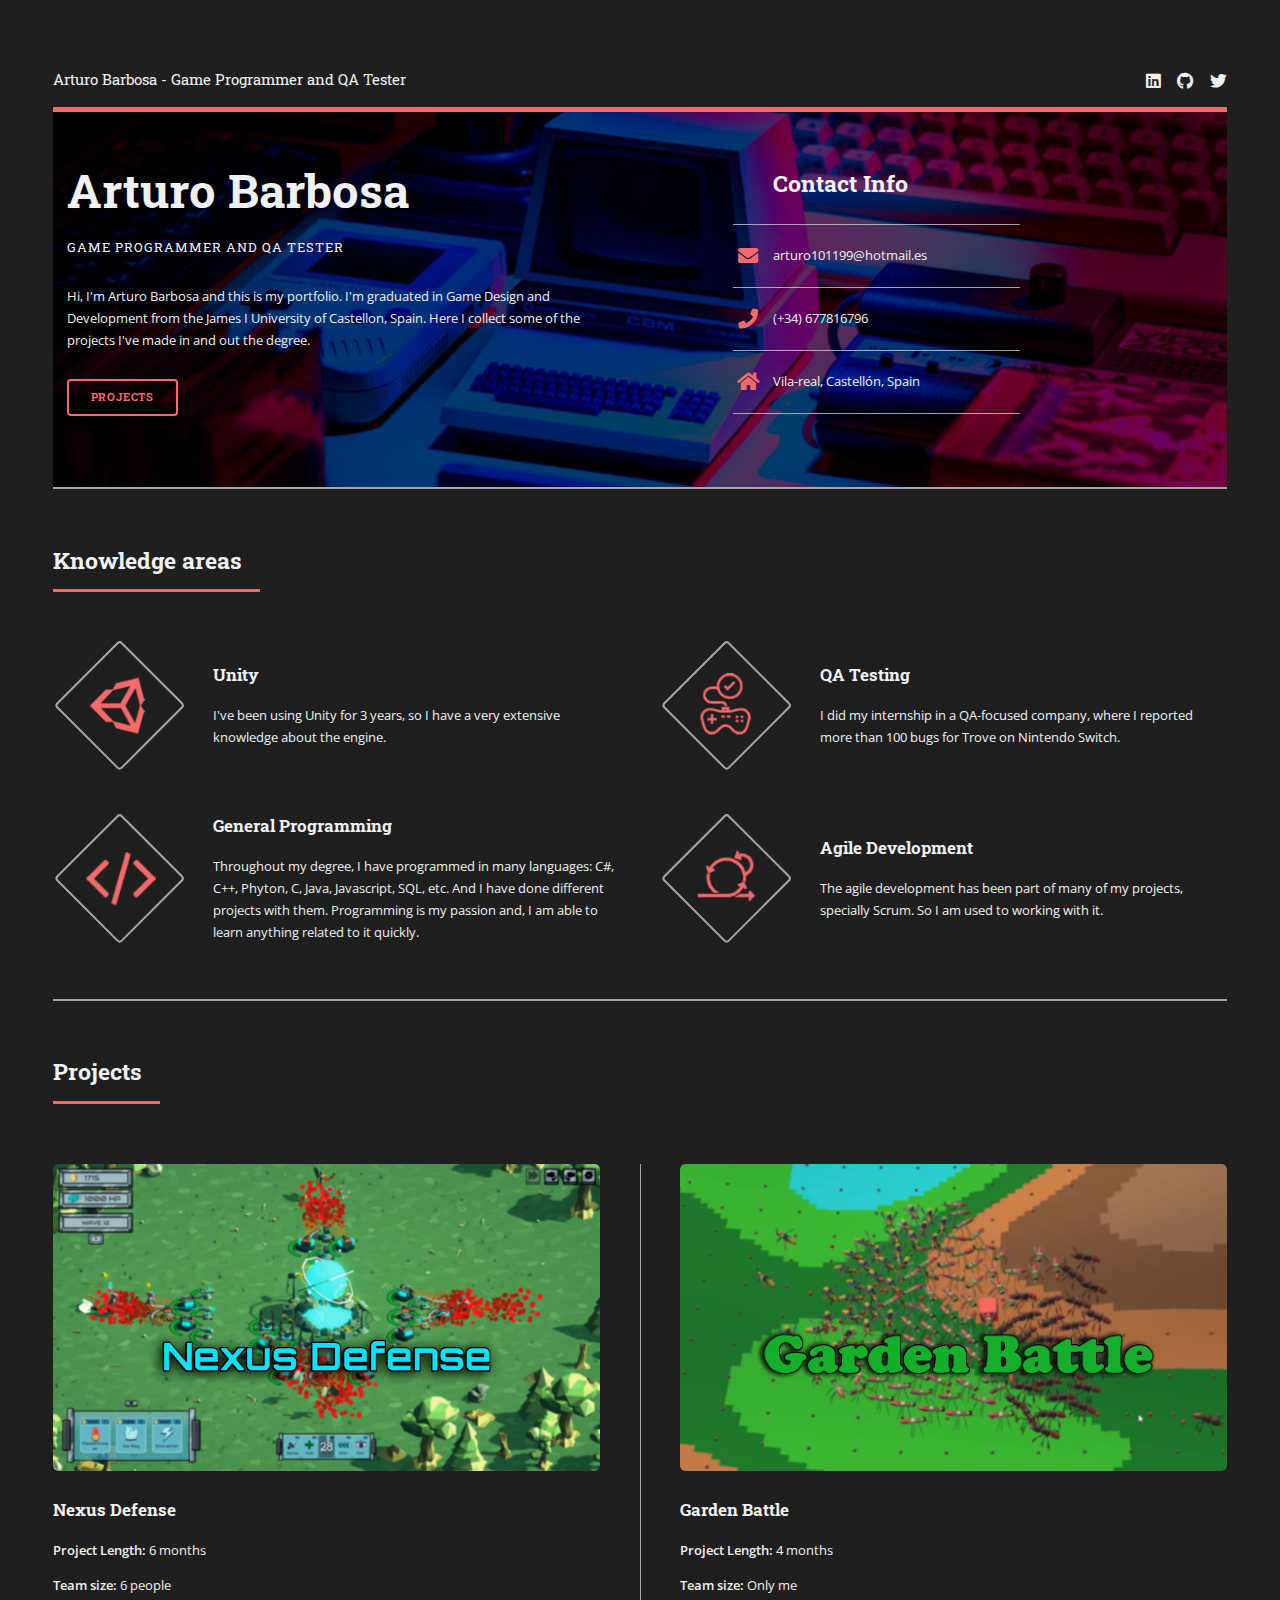
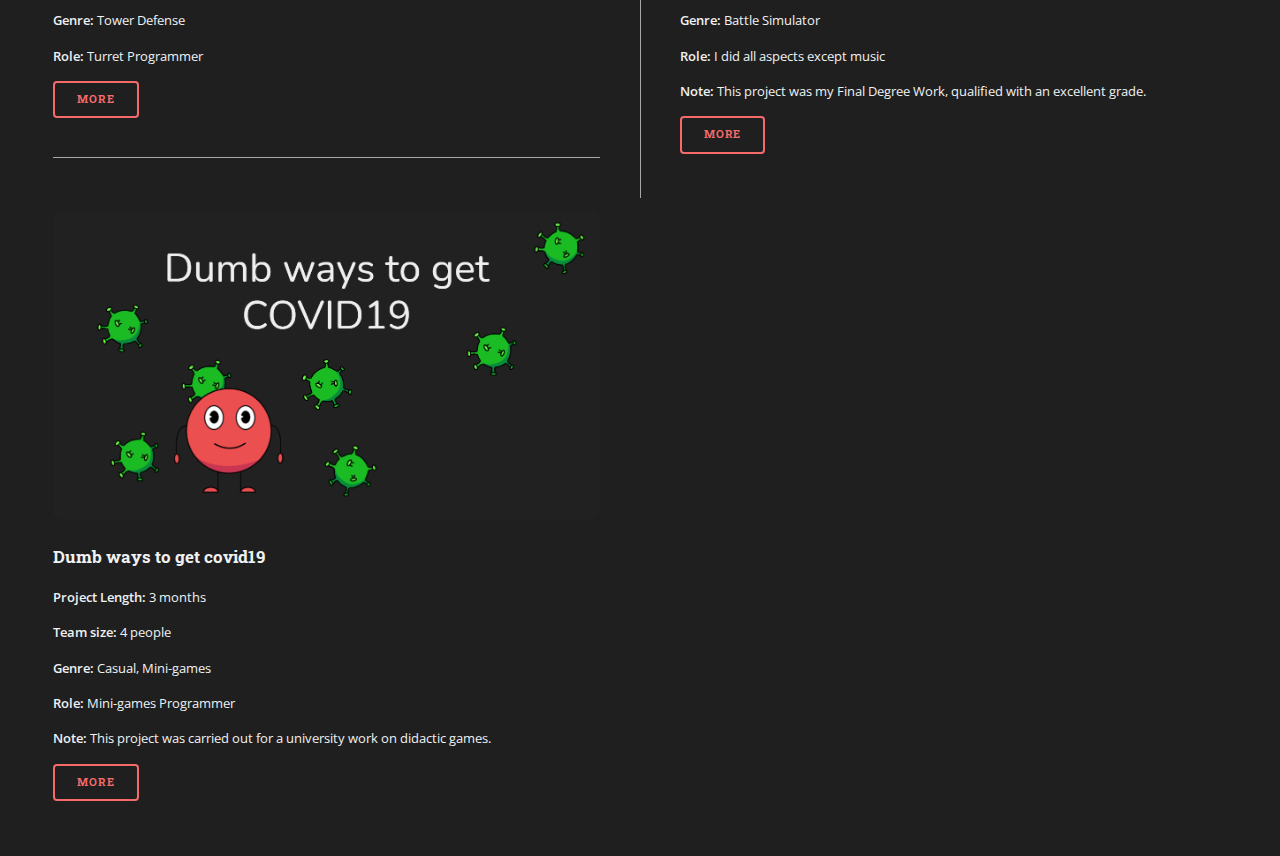
<file: index.html>
<!DOCTYPE HTML>
<html>
	<head>
		<title>Portfolio</title>
		<meta charset="utf-8" />
		<meta name="viewport" content="width=device-width, initial-scale=1, user-scalable=yes" />
		<link rel="stylesheet" href="assets/css/main.css" />
	</head>
	<body class="is-preload">

		<!-- Wrapper -->
			<div id="wrapper">

				<!-- Main -->
					<div id="main">
						<div class="inner">

							<!-- Header -->
								<header id="header">
									<a href="index.html" class="logo"> Arturo Barbosa - Game Programmer and QA Tester</a>
									<ul class="icons">
										<li><a href="https://www.linkedin.com/in/a101199/" class="icon brands fa-linkedin" ><span class="label">LinkedIn</span></a></li>
										<li><a href="https://github.com/arturo101199" class="icon brands fa-github"><span class="label">Github</span></a></li>
										<li><a href="https://twitter.com/ArturoGameDev" class="icon brands fa-twitter"><span class="label">Twitter</span></a></li>
									</ul>
								</header>

							<!-- Banner -->
								<section id="banner">
									<div class="content">
										<header style="background-color: transparent;">
											<h1>Arturo Barbosa</h1>
											<p>Game Programmer and QA Tester</p>
										</header>
										<p>Hi, I'm Arturo Barbosa and this is my portfolio. I'm graduated in Game Design and Development from the James I University
											of Castellon, Spain. Here I collect some of the projects I've made in and out the degree.
										</p>
										<ul class="actions">
											<li><a href="#projects" class="button big">Projects</a></li>
										</ul>
									</div>
									<div class="content">
										<ul class="contact">
											<li><h2> Contact Info </h2></li>
											<li class="icon solid fa-envelope">arturo101199@hotmail.es</li>
											<li class="icon solid fa-phone">(+34) 677816796</li>
											<li class="icon solid fa-home">Vila-real, Castellón, Spain</li>
											<li> </li>
										</ul>
									</div>
								</section>

							<!-- Section -->
								<section>
									<header class="major">
										<h2>Knowledge areas</h2>
									</header>
									<div class="features">
										<article>
											<span class="icon"> <img src="images/Unity.png" alt="" style="vertical-align:middle"  width="50%"></span>
											<div class="content">
												<h3>Unity</h3>
												<p>I've been using Unity for 3 years, so I have a very extensive knowledge about the engine. </p>
											</div>
										</article>
										<article>
											<span class="icon"> <img src="images/Testing.png" alt="" style="vertical-align:middle"  width="50%"></span>
											<div class="content">
												<h3>QA Testing</h3>
												<p>I did my internship in a QA-focused company, where I reported more than 100 bugs for Trove on Nintendo Switch.</p>
											</div>
										</article>
										<article>
											<span class="icon"> <img src="images/Coder.png" alt="" style="vertical-align:middle"  width="60%"></span>
											<div class="content">
												<h3>General Programming</h3>
												<p>Throughout my degree, I have programmed in many languages: C#, C++, Phyton, C, Java, Javascript, SQL, etc. And I have done different projects with them. Programming is my passion and, I am able to learn anything related to it quickly.
												</p>
											</div>
										</article>
										<article>
											<span class="icon"> <img src="images/Scrum.png" alt="" style="vertical-align:middle"  width="52%"></span>
											<div class="content">
												<h3>Agile Development</h3>
												<p>The agile development has been part of many of my projects, specially Scrum. So I am used to working with it.</p>
											</div>
										</article>
									</div>
								</section>

							<!-- Section -->
								<section  id="projects" >
									<header class="major">
										<h2>Projects</h2>
									</header>
									<div class="posts">
										<article>
											<a href="NexusDefense.html" class="image"><img src="images/NexusDefense.png" alt=""/></a>
											<h3>Nexus Defense</h3>
											<p><b>Project Length: </b>6 months</p>
											<p><b>Team size: </b>6 people</p>
											<p><b>Genre: </b>Tower Defense</p>
											<p><b>Role: </b>Turret Programmer</p>
											<ul class="actions">
												<li><a href="NexusDefense.html" class="button">More</a></li>
											</ul>
										</article>
										<article>
											<a href="Garden Battle.html" class="image"><img src="images/GardenBattle.png" alt=""/></a>
											<h3>Garden Battle</h3>
											<p><b>Project Length: </b>4 months</p>
											<p><b>Team size: </b>Only me</p>
											<p><b>Genre: </b>Battle Simulator</p>
											<p><b>Role: </b>I did all aspects except music</p>
											<p><b>Note: </b>This project was my Final Degree Work, qualified with an excellent grade.</p>
											<ul class="actions">
												<li><a href="Garden Battle.html" class="button">More</a></li>
											</ul>
										</article>
										<article>
											<a href="DumbWays.html" class="image"><img src="images/DumbWays.png" alt=""/></a>
											<h3>Dumb ways to get covid19</h3>
											<p><b>Project Length: </b>3 months</p>
											<p><b>Team size: </b>4 people</p>
											<p><b>Genre: </b>Casual, Mini-games</p>
											<p><b>Role: </b>Mini-games Programmer</p>
											<p><b>Note: </b>This project was carried out for a university work on didactic games.</p>
											<ul class="actions">
												<li><a href="DumbWays.html" class="button">More</a></li>
											</ul>
										</article>
									</div>
								</section>

						</div>
					</div>

				<!-- <!- - Sidebar - ->
					<div id="sidebar">
						<div class="inner">

							<!- - Search - ->
								<section id="search" class="alt">
									<form method="post" action="#">
										<input type="text" name="query" id="query" placeholder="Search" />
									</form>
								</section>

							<!- - Menu - ->
								<nav id="menu">
									<header class="major">
										<h2>Menu</h2>
									</header>
									<ul>
										<li><a href="index.html">Homepage</a></li>
										<li><a href="generic.html">Generic</a></li>
										<li><a href="elements.html">Elements</a></li>
										<li>
											<span class="opener">Submenu</span>
											<ul>
												<li><a href="#">Lorem Dolor</a></li>
												<li><a href="#">Ipsum Adipiscing</a></li>
												<li><a href="#">Tempus Magna</a></li>
												<li><a href="#">Feugiat Veroeros</a></li>
											</ul>
										</li>
										<li><a href="#">Etiam Dolore</a></li>
										<li><a href="#">Adipiscing</a></li>
										<li>
											<span class="opener">Another Submenu</span>
											<ul>
												<li><a href="#">Lorem Dolor</a></li>
												<li><a href="#">Ipsum Adipiscing</a></li>
												<li><a href="#">Tempus Magna</a></li>
												<li><a href="#">Feugiat Veroeros</a></li>
											</ul>
										</li>
										<li><a href="#">Maximus Erat</a></li>
										<li><a href="#">Sapien Mauris</a></li>
										<li><a href="#">Amet Lacinia</a></li>
									</ul>
								</nav>

							<!- - Section - ->
								<section>
									<header class="major">
										<h2>Ante interdum</h2>
									</header>
									<div class="mini-posts">
										<article>
											<a href="#" class="image"><img src="images/pic07.jpg" alt="" /></a>
											<p>Aenean ornare velit lacus, ac varius enim lorem ullamcorper dolore aliquam.</p>
										</article>
										<article>
											<a href="#" class="image"><img src="images/pic08.jpg" alt="" /></a>
											<p>Aenean ornare velit lacus, ac varius enim lorem ullamcorper dolore aliquam.</p>
										</article>
										<article>
											<a href="#" class="image"><img src="images/pic09.jpg" alt="" /></a>
											<p>Aenean ornare velit lacus, ac varius enim lorem ullamcorper dolore aliquam.</p>
										</article>
									</div>
									<ul class="actions">
										<li><a href="#" class="button">More</a></li>
									</ul>
								</section>

							<!- - Section - ->
								<section>
									<header class="major">
										<h2>Get in touch</h2>
									</header>
									<p>Sed varius enim lorem ullamcorper dolore aliquam aenean ornare velit lacus, ac varius enim lorem ullamcorper dolore. Proin sed aliquam facilisis ante interdum. Sed nulla amet lorem feugiat tempus aliquam.</p>
									<ul class="contact">
										<li class="icon solid fa-envelope"><a href="#">information@untitled.tld</a></li>
										<li class="icon solid fa-phone">(000) 000-0000</li>
										<li class="icon solid fa-home">1234 Somewhere Road #8254<br />
										Nashville, TN 00000-0000</li>
									</ul>
								</section>

							<!- - Footer - ->
								<footer id="footer">
									<p class="copyright">&copy; Untitled. All rights reserved. Demo Images: <a href="https://unsplash.com">Unsplash</a>. Design: <a href="https://html5up.net">HTML5 UP</a>.</p>
								</footer>

						</div>
					</div> -->

			</div>

		<!-- Scripts -->
			<script src="assets/js/jquery.min.js"></script>
			<script src="assets/js/browser.min.js"></script>
			<script src="assets/js/breakpoints.min.js"></script>
			<script src="assets/js/util.js"></script>
			<script src="assets/js/main.js"></script>
			<script src="assets/js/Scroll.js"></script>

	</body>
</html>
</file>
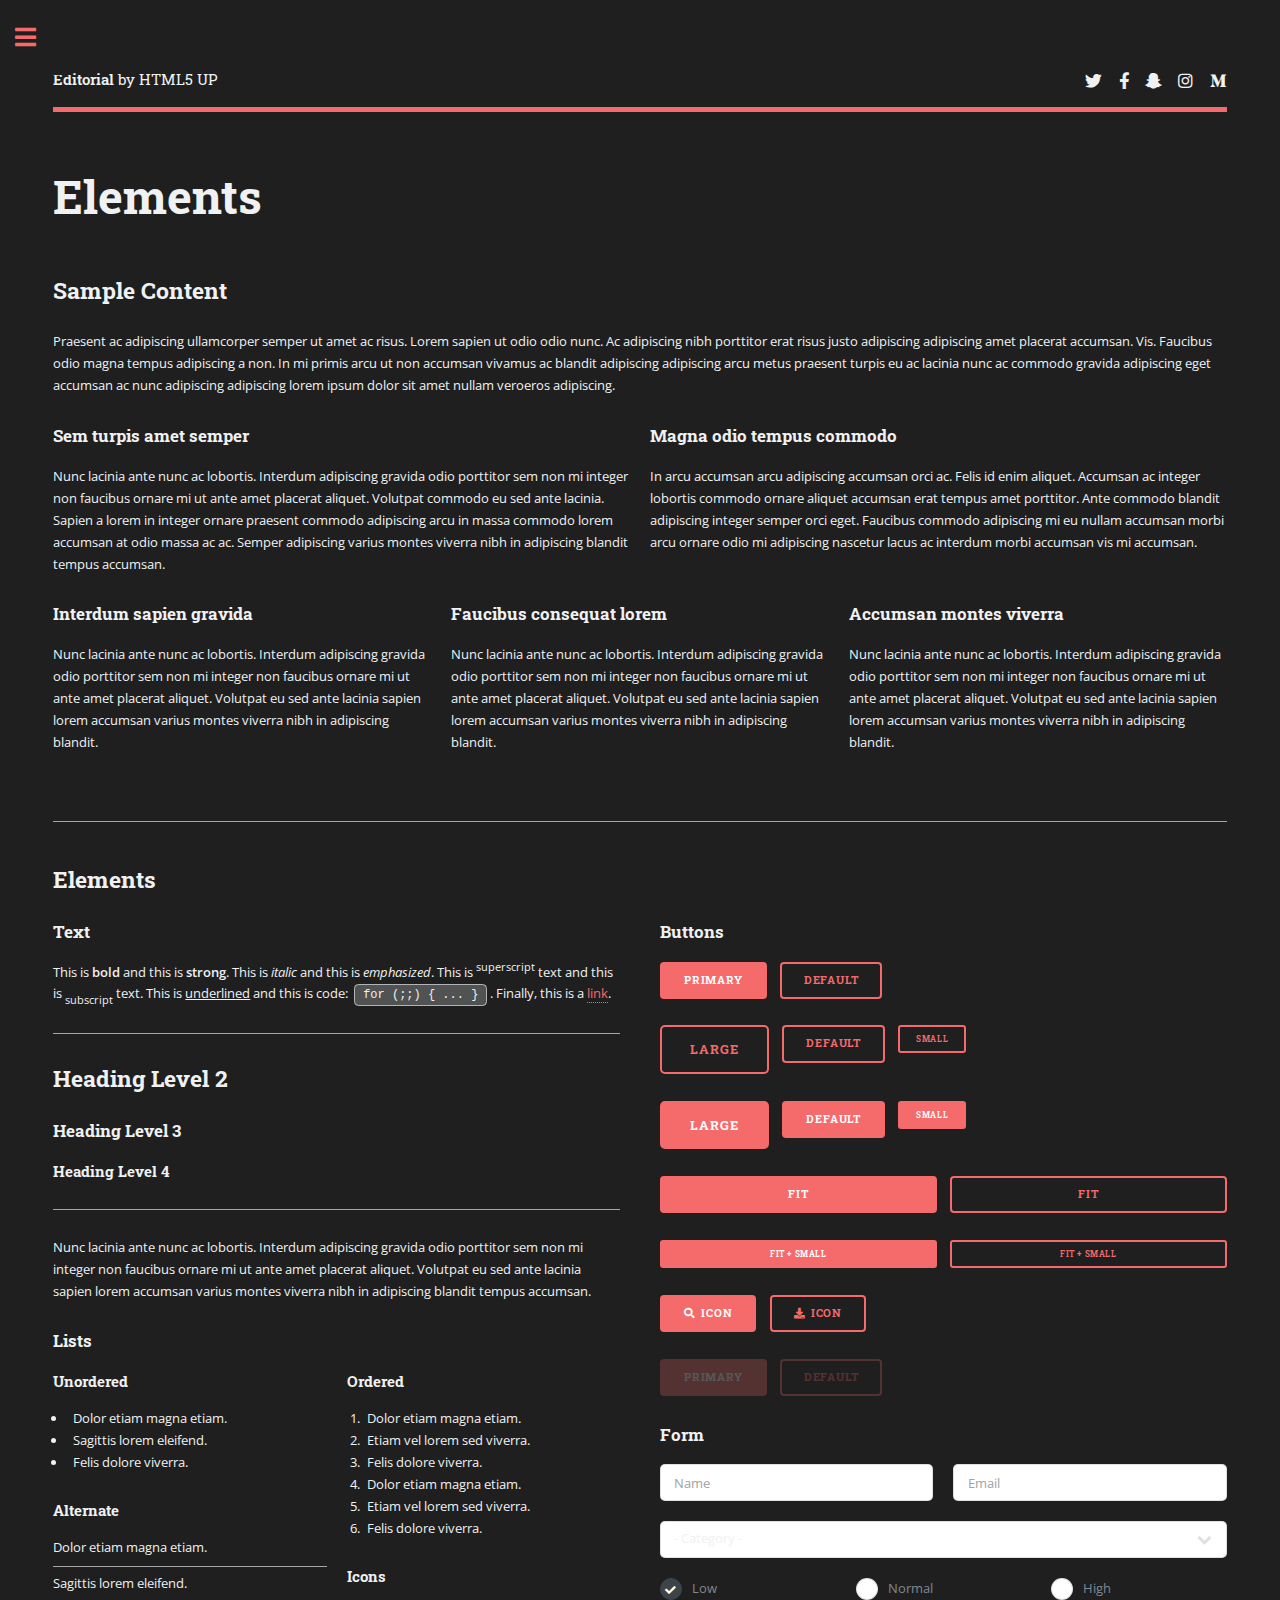
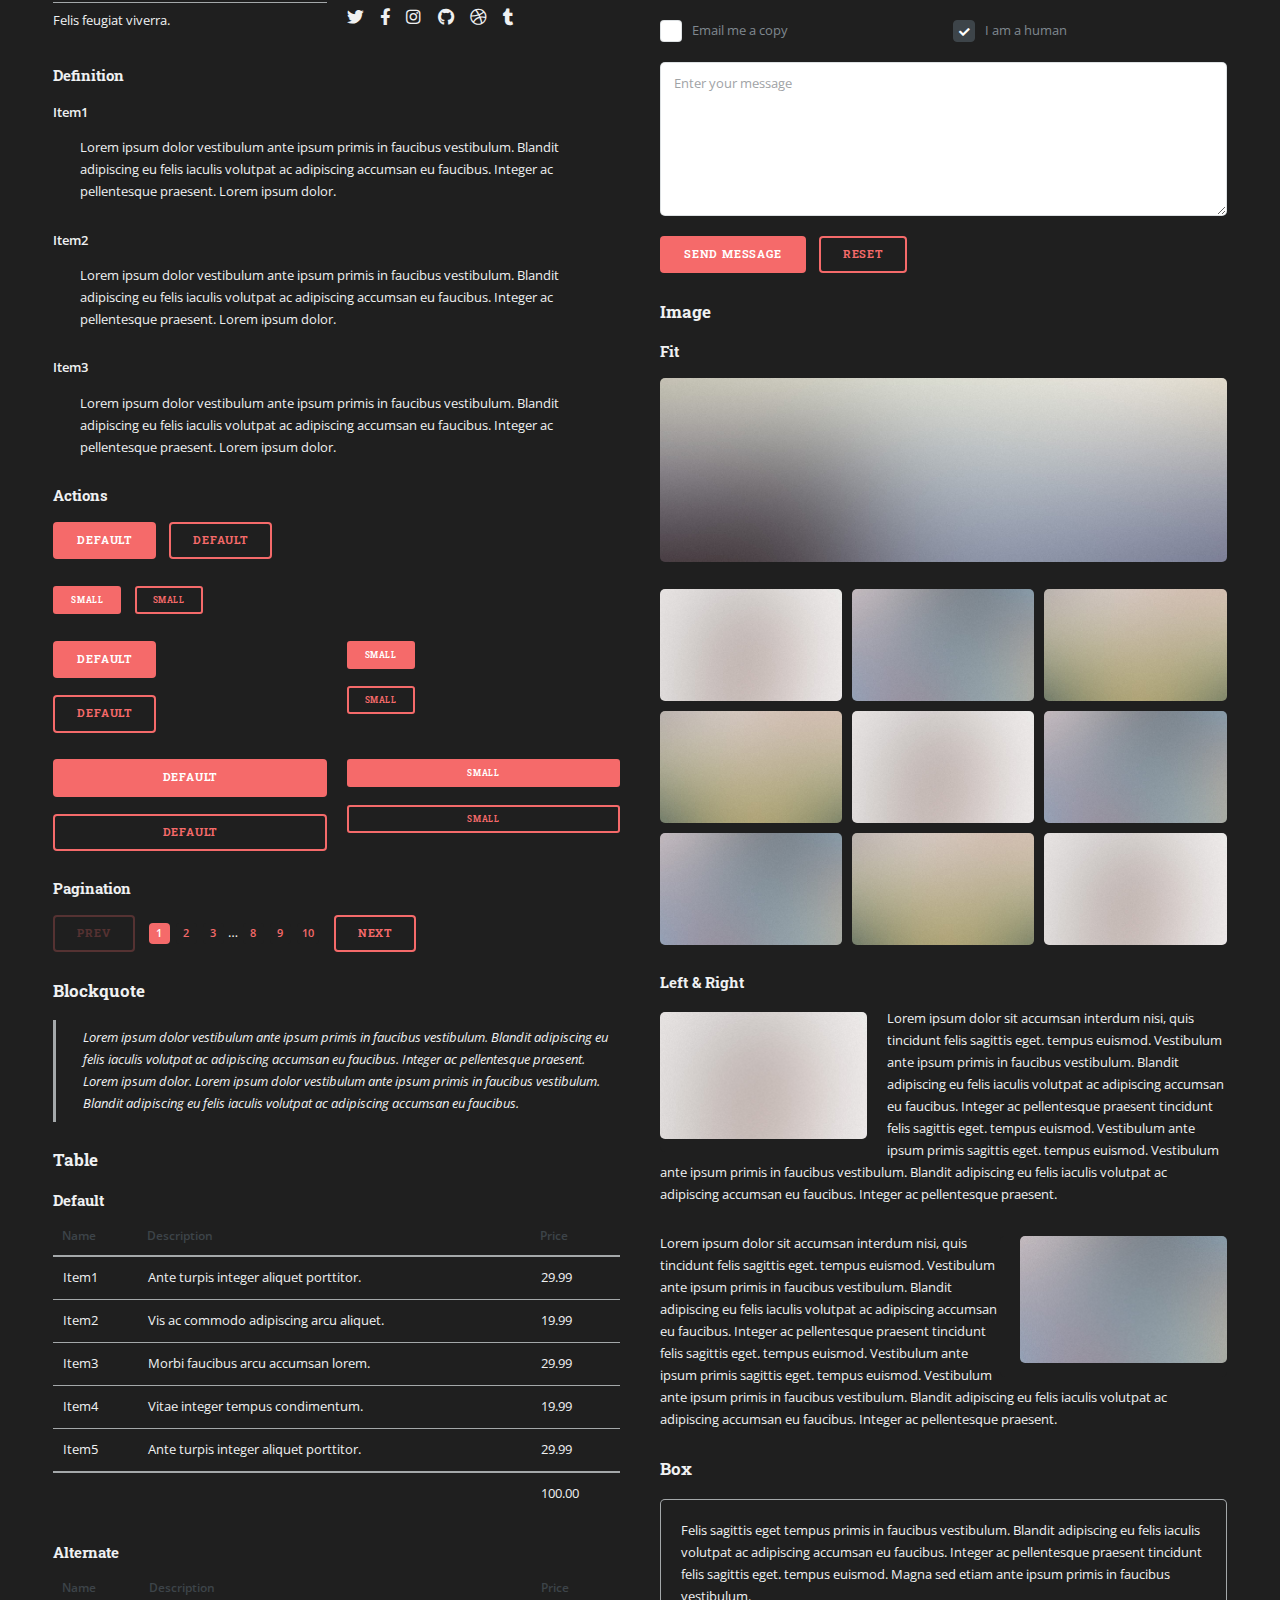
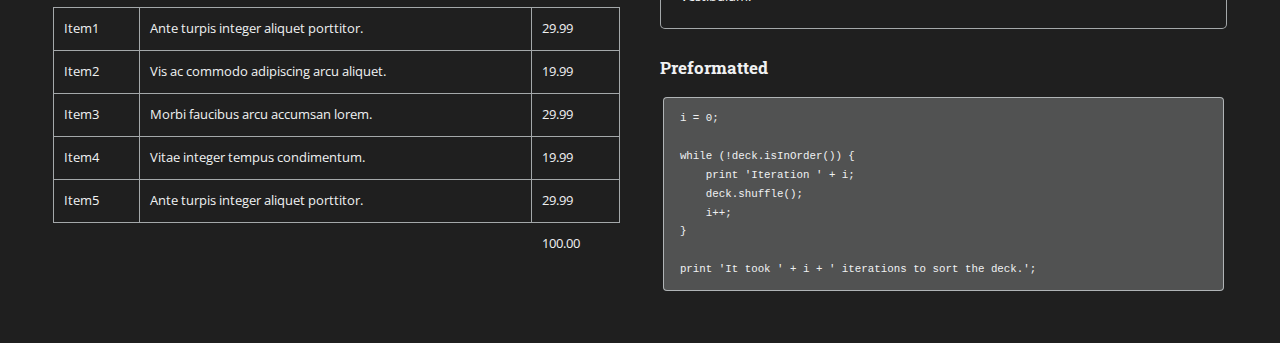
<file: elements.html>
<!DOCTYPE HTML>
<!--
	Editorial by HTML5 UP
	html5up.net | @ajlkn
	Free for personal and commercial use under the CCA 3.0 license (html5up.net/license)
-->
<html>
	<head>
		<title>Elements - Editorial by HTML5 UP</title>
		<meta charset="utf-8" />
		<meta name="viewport" content="width=device-width, initial-scale=1, user-scalable=no" />
		<link rel="stylesheet" href="assets/css/main.css" />
	</head>
	<body class="is-preload">

		<!-- Wrapper -->
			<div id="wrapper">

				<!-- Main -->
					<div id="main">
						<div class="inner">

							<!-- Header -->
								<header id="header">
									<a href="index.html" class="logo"><strong>Editorial</strong> by HTML5 UP</a>
									<ul class="icons">
										<li><a href="#" class="icon brands fa-twitter"><span class="label">Twitter</span></a></li>
										<li><a href="#" class="icon brands fa-facebook-f"><span class="label">Facebook</span></a></li>
										<li><a href="#" class="icon brands fa-snapchat-ghost"><span class="label">Snapchat</span></a></li>
										<li><a href="#" class="icon brands fa-instagram"><span class="label">Instagram</span></a></li>
										<li><a href="#" class="icon brands fa-medium-m"><span class="label">Medium</span></a></li>
									</ul>
								</header>

							<!-- Content -->
								<section>
									<header class="main">
										<h1>Elements</h1>
									</header>

									<!-- Content -->
										<h2 id="content">Sample Content</h2>
										<p>Praesent ac adipiscing ullamcorper semper ut amet ac risus. Lorem sapien ut odio odio nunc. Ac adipiscing nibh porttitor erat risus justo adipiscing adipiscing amet placerat accumsan. Vis. Faucibus odio magna tempus adipiscing a non. In mi primis arcu ut non accumsan vivamus ac blandit adipiscing adipiscing arcu metus praesent turpis eu ac lacinia nunc ac commodo gravida adipiscing eget accumsan ac nunc adipiscing adipiscing lorem ipsum dolor sit amet nullam veroeros adipiscing.</p>
										<div class="row">
											<div class="col-6 col-12-small">
												<h3>Sem turpis amet semper</h3>
												<p>Nunc lacinia ante nunc ac lobortis. Interdum adipiscing gravida odio porttitor sem non mi integer non faucibus ornare mi ut ante amet placerat aliquet. Volutpat commodo eu sed ante lacinia. Sapien a lorem in integer ornare praesent commodo adipiscing arcu in massa commodo lorem accumsan at odio massa ac ac. Semper adipiscing varius montes viverra nibh in adipiscing blandit tempus accumsan.</p>
											</div>
											<div class="col-6 col-12-small">
												<h3>Magna odio tempus commodo</h3>
												<p>In arcu accumsan arcu adipiscing accumsan orci ac. Felis id enim aliquet. Accumsan ac integer lobortis commodo ornare aliquet accumsan erat tempus amet porttitor. Ante commodo blandit adipiscing integer semper orci eget. Faucibus commodo adipiscing mi eu nullam accumsan morbi arcu ornare odio mi adipiscing nascetur lacus ac interdum morbi accumsan vis mi accumsan.</p>
											</div>
											<!-- Break -->
											<div class="col-4 col-12-medium">
												<h3>Interdum sapien gravida</h3>
												<p>Nunc lacinia ante nunc ac lobortis. Interdum adipiscing gravida odio porttitor sem non mi integer non faucibus ornare mi ut ante amet placerat aliquet. Volutpat eu sed ante lacinia sapien lorem accumsan varius montes viverra nibh in adipiscing blandit.</p>
											</div>
											<div class="col-4 col-12-medium">
												<h3>Faucibus consequat lorem</h3>
												<p>Nunc lacinia ante nunc ac lobortis. Interdum adipiscing gravida odio porttitor sem non mi integer non faucibus ornare mi ut ante amet placerat aliquet. Volutpat eu sed ante lacinia sapien lorem accumsan varius montes viverra nibh in adipiscing blandit.</p>
											</div>
											<div class="col-4 col-12-medium">
												<h3>Accumsan montes viverra</h3>
												<p>Nunc lacinia ante nunc ac lobortis. Interdum adipiscing gravida odio porttitor sem non mi integer non faucibus ornare mi ut ante amet placerat aliquet. Volutpat eu sed ante lacinia sapien lorem accumsan varius montes viverra nibh in adipiscing blandit.</p>
											</div>
										</div>

									<hr class="major" />

									<!-- Elements -->
										<h2 id="elements">Elements</h2>
										<div class="row gtr-200">
											<div class="col-6 col-12-medium">

												<!-- Text stuff -->
													<h3>Text</h3>
													<p>This is <b>bold</b> and this is <strong>strong</strong>. This is <i>italic</i> and this is <em>emphasized</em>.
													This is <sup>superscript</sup> text and this is <sub>subscript</sub> text.
													This is <u>underlined</u> and this is code: <code>for (;;) { ... }</code>.
													Finally, this is a <a href="#">link</a>.</p>
													<hr />
													<h2>Heading Level 2</h2>
													<h3>Heading Level 3</h3>
													<h4>Heading Level 4</h4>
													<hr />
													<p>Nunc lacinia ante nunc ac lobortis. Interdum adipiscing gravida odio porttitor sem non mi integer non faucibus ornare mi ut ante amet placerat aliquet. Volutpat eu sed ante lacinia sapien lorem accumsan varius montes viverra nibh in adipiscing blandit tempus accumsan.</p>

												<!-- Lists -->
													<h3>Lists</h3>
													<div class="row">
														<div class="col-6 col-12-small">

															<h4>Unordered</h4>
															<ul>
																<li>Dolor etiam magna etiam.</li>
																<li>Sagittis lorem eleifend.</li>
																<li>Felis dolore viverra.</li>
															</ul>

															<h4>Alternate</h4>
															<ul class="alt">
																<li>Dolor etiam magna etiam.</li>
																<li>Sagittis lorem eleifend.</li>
																<li>Felis feugiat viverra.</li>
															</ul>

														</div>
														<div class="col-6 col-12-small">

															<h4>Ordered</h4>
															<ol>
																<li>Dolor etiam magna etiam.</li>
																<li>Etiam vel lorem sed viverra.</li>
																<li>Felis dolore viverra.</li>
																<li>Dolor etiam magna etiam.</li>
																<li>Etiam vel lorem sed viverra.</li>
																<li>Felis dolore viverra.</li>
															</ol>

															<h4>Icons</h4>
															<ul class="icons">
																<li><a href="#" class="icon brands fa-twitter"><span class="label">Twitter</span></a></li>
																<li><a href="#" class="icon brands fa-facebook-f"><span class="label">Facebook</span></a></li>
																<li><a href="#" class="icon brands fa-instagram"><span class="label">Instagram</span></a></li>
																<li><a href="#" class="icon brands fa-github"><span class="label">Github</span></a></li>
																<li><a href="#" class="icon brands fa-dribbble"><span class="label">Dribbble</span></a></li>
																<li><a href="#" class="icon brands fa-tumblr"><span class="label">Tumblr</span></a></li>
															</ul>

														</div>
													</div>
													<h4>Definition</h4>
													<dl>
														<dt>Item1</dt>
														<dd>
															<p>Lorem ipsum dolor vestibulum ante ipsum primis in faucibus vestibulum. Blandit adipiscing eu felis iaculis volutpat ac adipiscing accumsan eu faucibus. Integer ac pellentesque praesent. Lorem ipsum dolor.</p>
														</dd>
														<dt>Item2</dt>
														<dd>
															<p>Lorem ipsum dolor vestibulum ante ipsum primis in faucibus vestibulum. Blandit adipiscing eu felis iaculis volutpat ac adipiscing accumsan eu faucibus. Integer ac pellentesque praesent. Lorem ipsum dolor.</p>
														</dd>
														<dt>Item3</dt>
														<dd>
															<p>Lorem ipsum dolor vestibulum ante ipsum primis in faucibus vestibulum. Blandit adipiscing eu felis iaculis volutpat ac adipiscing accumsan eu faucibus. Integer ac pellentesque praesent. Lorem ipsum dolor.</p>
														</dd>
													</dl>

													<h4>Actions</h4>
													<ul class="actions">
														<li><a href="#" class="button primary">Default</a></li>
														<li><a href="#" class="button">Default</a></li>
													</ul>
													<ul class="actions small">
														<li><a href="#" class="button primary small">Small</a></li>
														<li><a href="#" class="button small">Small</a></li>
													</ul>
													<div class="row">
														<div class="col-6 col-12-small">
															<ul class="actions stacked">
																<li><a href="#" class="button primary">Default</a></li>
																<li><a href="#" class="button">Default</a></li>
															</ul>
														</div>
														<div class="col-6 col-12-small">
															<ul class="actions stacked">
																<li><a href="#" class="button primary small">Small</a></li>
																<li><a href="#" class="button small">Small</a></li>
															</ul>
														</div>
														<div class="col-6 col-12-small">
															<ul class="actions stacked">
																<li><a href="#" class="button primary fit">Default</a></li>
																<li><a href="#" class="button fit">Default</a></li>
															</ul>
														</div>
														<div class="col-6 col-12-small">
															<ul class="actions stacked">
																<li><a href="#" class="button primary small fit">Small</a></li>
																<li><a href="#" class="button small fit">Small</a></li>
															</ul>
														</div>
													</div>

													<h4>Pagination</h4>
													<ul class="pagination">
														<li><span class="button disabled">Prev</span></li>
														<li><a href="#" class="page active">1</a></li>
														<li><a href="#" class="page">2</a></li>
														<li><a href="#" class="page">3</a></li>
														<li><span>&hellip;</span></li>
														<li><a href="#" class="page">8</a></li>
														<li><a href="#" class="page">9</a></li>
														<li><a href="#" class="page">10</a></li>
														<li><a href="#" class="button">Next</a></li>
													</ul>

												<!-- Blockquote -->
													<h3>Blockquote</h3>
													<blockquote>Lorem ipsum dolor vestibulum ante ipsum primis in faucibus vestibulum. Blandit adipiscing eu felis iaculis volutpat ac adipiscing accumsan eu faucibus. Integer ac pellentesque praesent. Lorem ipsum dolor. Lorem ipsum dolor vestibulum ante ipsum primis in faucibus vestibulum. Blandit adipiscing eu felis iaculis volutpat ac adipiscing accumsan eu faucibus.</blockquote>

												<!-- Table -->
													<h3>Table</h3>

													<h4>Default</h4>
													<div class="table-wrapper">
														<table>
															<thead>
																<tr>
																	<th>Name</th>
																	<th>Description</th>
																	<th>Price</th>
																</tr>
															</thead>
															<tbody>
																<tr>
																	<td>Item1</td>
																	<td>Ante turpis integer aliquet porttitor.</td>
																	<td>29.99</td>
																</tr>
																<tr>
																	<td>Item2</td>
																	<td>Vis ac commodo adipiscing arcu aliquet.</td>
																	<td>19.99</td>
																</tr>
																<tr>
																	<td>Item3</td>
																	<td> Morbi faucibus arcu accumsan lorem.</td>
																	<td>29.99</td>
																</tr>
																<tr>
																	<td>Item4</td>
																	<td>Vitae integer tempus condimentum.</td>
																	<td>19.99</td>
																</tr>
																<tr>
																	<td>Item5</td>
																	<td>Ante turpis integer aliquet porttitor.</td>
																	<td>29.99</td>
																</tr>
															</tbody>
															<tfoot>
																<tr>
																	<td colspan="2"></td>
																	<td>100.00</td>
																</tr>
															</tfoot>
														</table>
													</div>

													<h4>Alternate</h4>
													<div class="table-wrapper">
														<table class="alt">
															<thead>
																<tr>
																	<th>Name</th>
																	<th>Description</th>
																	<th>Price</th>
																</tr>
															</thead>
															<tbody>
																<tr>
																	<td>Item1</td>
																	<td>Ante turpis integer aliquet porttitor.</td>
																	<td>29.99</td>
																</tr>
																<tr>
																	<td>Item2</td>
																	<td>Vis ac commodo adipiscing arcu aliquet.</td>
																	<td>19.99</td>
																</tr>
																<tr>
																	<td>Item3</td>
																	<td> Morbi faucibus arcu accumsan lorem.</td>
																	<td>29.99</td>
																</tr>
																<tr>
																	<td>Item4</td>
																	<td>Vitae integer tempus condimentum.</td>
																	<td>19.99</td>
																</tr>
																<tr>
																	<td>Item5</td>
																	<td>Ante turpis integer aliquet porttitor.</td>
																	<td>29.99</td>
																</tr>
															</tbody>
															<tfoot>
																<tr>
																	<td colspan="2"></td>
																	<td>100.00</td>
																</tr>
															</tfoot>
														</table>
													</div>

											</div>
											<div class="col-6 col-12-medium">

												<!-- Buttons -->
													<h3>Buttons</h3>
													<ul class="actions">
														<li><a href="#" class="button primary">Primary</a></li>
														<li><a href="#" class="button">Default</a></li>
													</ul>
													<ul class="actions">
														<li><a href="#" class="button large">Large</a></li>
														<li><a href="#" class="button">Default</a></li>
														<li><a href="#" class="button small">Small</a></li>
													</ul>
													<ul class="actions">
														<li><a href="#" class="button primary large">Large</a></li>
														<li><a href="#" class="button primary">Default</a></li>
														<li><a href="#" class="button primary small">Small</a></li>
													</ul>
													<ul class="actions fit">
														<li><a href="#" class="button primary fit">Fit</a></li>
														<li><a href="#" class="button fit">Fit</a></li>
													</ul>
													<ul class="actions fit small">
														<li><a href="#" class="button primary fit small">Fit + Small</a></li>
														<li><a href="#" class="button fit small">Fit + Small</a></li>
													</ul>
													<ul class="actions">
														<li><a href="#" class="button primary icon solid fa-search">Icon</a></li>
														<li><a href="#" class="button icon solid fa-download">Icon</a></li>
													</ul>
													<ul class="actions">
														<li><span class="button primary disabled">Primary</span></li>
														<li><span class="button disabled">Default</span></li>
													</ul>

												<!-- Form -->
													<h3>Form</h3>

													<form method="post" action="#">
														<div class="row gtr-uniform">
															<div class="col-6 col-12-xsmall">
																<input type="text" name="demo-name" id="demo-name" value="" placeholder="Name" />
															</div>
															<div class="col-6 col-12-xsmall">
																<input type="email" name="demo-email" id="demo-email" value="" placeholder="Email" />
															</div>
															<!-- Break -->
															<div class="col-12">
																<select name="demo-category" id="demo-category">
																	<option value="">- Category -</option>
																	<option value="1">Manufacturing</option>
																	<option value="1">Shipping</option>
																	<option value="1">Administration</option>
																	<option value="1">Human Resources</option>
																</select>
															</div>
															<!-- Break -->
															<div class="col-4 col-12-small">
																<input type="radio" id="demo-priority-low" name="demo-priority" checked>
																<label for="demo-priority-low">Low</label>
															</div>
															<div class="col-4 col-12-small">
																<input type="radio" id="demo-priority-normal" name="demo-priority">
																<label for="demo-priority-normal">Normal</label>
															</div>
															<div class="col-4 col-12-small">
																<input type="radio" id="demo-priority-high" name="demo-priority">
																<label for="demo-priority-high">High</label>
															</div>
															<!-- Break -->
															<div class="col-6 col-12-small">
																<input type="checkbox" id="demo-copy" name="demo-copy">
																<label for="demo-copy">Email me a copy</label>
															</div>
															<div class="col-6 col-12-small">
																<input type="checkbox" id="demo-human" name="demo-human" checked>
																<label for="demo-human">I am a human</label>
															</div>
															<!-- Break -->
															<div class="col-12">
																<textarea name="demo-message" id="demo-message" placeholder="Enter your message" rows="6"></textarea>
															</div>
															<!-- Break -->
															<div class="col-12">
																<ul class="actions">
																	<li><input type="submit" value="Send Message" class="primary" /></li>
																	<li><input type="reset" value="Reset" /></li>
																</ul>
															</div>
														</div>
													</form>

												<!-- Image -->
													<h3>Image</h3>

													<h4>Fit</h4>
													<span class="image fit"><img src="images/pic11.jpg" alt="" /></span>
													<div class="box alt">
														<div class="row gtr-50 gtr-uniform">
															<div class="col-4"><span class="image fit"><img src="images/pic01.jpg" alt="" /></span></div>
															<div class="col-4"><span class="image fit"><img src="images/pic02.jpg" alt="" /></span></div>
															<div class="col-4"><span class="image fit"><img src="images/pic03.jpg" alt="" /></span></div>
															<!-- Break -->
															<div class="col-4"><span class="image fit"><img src="images/pic03.jpg" alt="" /></span></div>
															<div class="col-4"><span class="image fit"><img src="images/pic01.jpg" alt="" /></span></div>
															<div class="col-4"><span class="image fit"><img src="images/pic02.jpg" alt="" /></span></div>
															<!-- Break -->
															<div class="col-4"><span class="image fit"><img src="images/pic02.jpg" alt="" /></span></div>
															<div class="col-4"><span class="image fit"><img src="images/pic03.jpg" alt="" /></span></div>
															<div class="col-4"><span class="image fit"><img src="images/pic01.jpg" alt="" /></span></div>
														</div>
													</div>

													<h4>Left &amp; Right</h4>
													<p><span class="image left"><img src="images/pic01.jpg" alt="" /></span>Lorem ipsum dolor sit accumsan interdum nisi, quis tincidunt felis sagittis eget. tempus euismod. Vestibulum ante ipsum primis in faucibus vestibulum. Blandit adipiscing eu felis iaculis volutpat ac adipiscing accumsan eu faucibus. Integer ac pellentesque praesent tincidunt felis sagittis eget. tempus euismod. Vestibulum ante ipsum primis sagittis eget. tempus euismod. Vestibulum ante ipsum primis in faucibus vestibulum. Blandit adipiscing eu felis iaculis volutpat ac adipiscing accumsan eu faucibus. Integer ac pellentesque praesent.</p>
													<p><span class="image right"><img src="images/pic02.jpg" alt="" /></span>Lorem ipsum dolor sit accumsan interdum nisi, quis tincidunt felis sagittis eget. tempus euismod. Vestibulum ante ipsum primis in faucibus vestibulum. Blandit adipiscing eu felis iaculis volutpat ac adipiscing accumsan eu faucibus. Integer ac pellentesque praesent tincidunt felis sagittis eget. tempus euismod. Vestibulum ante ipsum primis sagittis eget. tempus euismod. Vestibulum ante ipsum primis in faucibus vestibulum. Blandit adipiscing eu felis iaculis volutpat ac adipiscing accumsan eu faucibus. Integer ac pellentesque praesent.</p>

												<!-- Box -->
													<h3>Box</h3>
													<div class="box">
														<p>Felis sagittis eget tempus primis in faucibus vestibulum. Blandit adipiscing eu felis iaculis volutpat ac adipiscing accumsan eu faucibus. Integer ac pellentesque praesent tincidunt felis sagittis eget. tempus euismod. Magna sed etiam ante ipsum primis in faucibus vestibulum.</p>
													</div>

												<!-- Preformatted Code -->
													<h3>Preformatted</h3>
													<pre><code>i = 0;

while (!deck.isInOrder()) {
    print 'Iteration ' + i;
    deck.shuffle();
    i++;
}

print 'It took ' + i + ' iterations to sort the deck.';
</code></pre>

											</div>
										</div>

								</section>

						</div>
					</div>

				<!-- Sidebar -->
					<div id="sidebar">
						<div class="inner">

							<!-- Search -->
								<section id="search" class="alt">
									<form method="post" action="#">
										<input type="text" name="query" id="query" placeholder="Search" />
									</form>
								</section>

							<!-- Menu -->
								<nav id="menu">
									<header class="major">
										<h2>Menu</h2>
									</header>
									<ul>
										<li><a href="index.html">Homepage</a></li>
										<li><a href="generic.html">Generic</a></li>
										<li><a href="elements.html">Elements</a></li>
										<li>
											<span class="opener">Submenu</span>
											<ul>
												<li><a href="#">Lorem Dolor</a></li>
												<li><a href="#">Ipsum Adipiscing</a></li>
												<li><a href="#">Tempus Magna</a></li>
												<li><a href="#">Feugiat Veroeros</a></li>
											</ul>
										</li>
										<li><a href="#">Etiam Dolore</a></li>
										<li><a href="#">Adipiscing</a></li>
										<li>
											<span class="opener">Another Submenu</span>
											<ul>
												<li><a href="#">Lorem Dolor</a></li>
												<li><a href="#">Ipsum Adipiscing</a></li>
												<li><a href="#">Tempus Magna</a></li>
												<li><a href="#">Feugiat Veroeros</a></li>
											</ul>
										</li>
										<li><a href="#">Maximus Erat</a></li>
										<li><a href="#">Sapien Mauris</a></li>
										<li><a href="#">Amet Lacinia</a></li>
									</ul>
								</nav>

							<!-- Section -->
								<section>
									<header class="major">
										<h2>Ante interdum</h2>
									</header>
									<div class="mini-posts">
										<article>
											<a href="#" class="image"><img src="images/pic07.jpg" alt="" /></a>
											<p>Aenean ornare velit lacus, ac varius enim lorem ullamcorper dolore aliquam.</p>
										</article>
										<article>
											<a href="#" class="image"><img src="images/pic08.jpg" alt="" /></a>
											<p>Aenean ornare velit lacus, ac varius enim lorem ullamcorper dolore aliquam.</p>
										</article>
										<article>
											<a href="#" class="image"><img src="images/pic09.jpg" alt="" /></a>
											<p>Aenean ornare velit lacus, ac varius enim lorem ullamcorper dolore aliquam.</p>
										</article>
									</div>
									<ul class="actions">
										<li><a href="#" class="button">More</a></li>
									</ul>
								</section>

							<!-- Section -->
								<section>
									<header class="major">
										<h2>Get in touch</h2>
									</header>
									<p>Sed varius enim lorem ullamcorper dolore aliquam aenean ornare velit lacus, ac varius enim lorem ullamcorper dolore. Proin sed aliquam facilisis ante interdum. Sed nulla amet lorem feugiat tempus aliquam.</p>
									<ul class="contact">
										<li class="icon solid fa-envelope"><a href="#">information@untitled.tld</a></li>
										<li class="icon solid fa-phone">(000) 000-0000</li>
										<li class="icon solid fa-home">1234 Somewhere Road #8254<br />
										Nashville, TN 00000-0000</li>
									</ul>
								</section>

							<!-- Footer -->
								<footer id="footer">
									<p class="copyright">&copy; Untitled. All rights reserved. Demo Images: <a href="https://unsplash.com">Unsplash</a>. Design: <a href="https://html5up.net">HTML5 UP</a>.</p>
								</footer>

						</div>
					</div>

			</div>

		<!-- Scripts -->
			<script src="assets/js/jquery.min.js"></script>
			<script src="assets/js/browser.min.js"></script>
			<script src="assets/js/breakpoints.min.js"></script>
			<script src="assets/js/util.js"></script>
			<script src="assets/js/main.js"></script>

	</body>
</html>
</file>
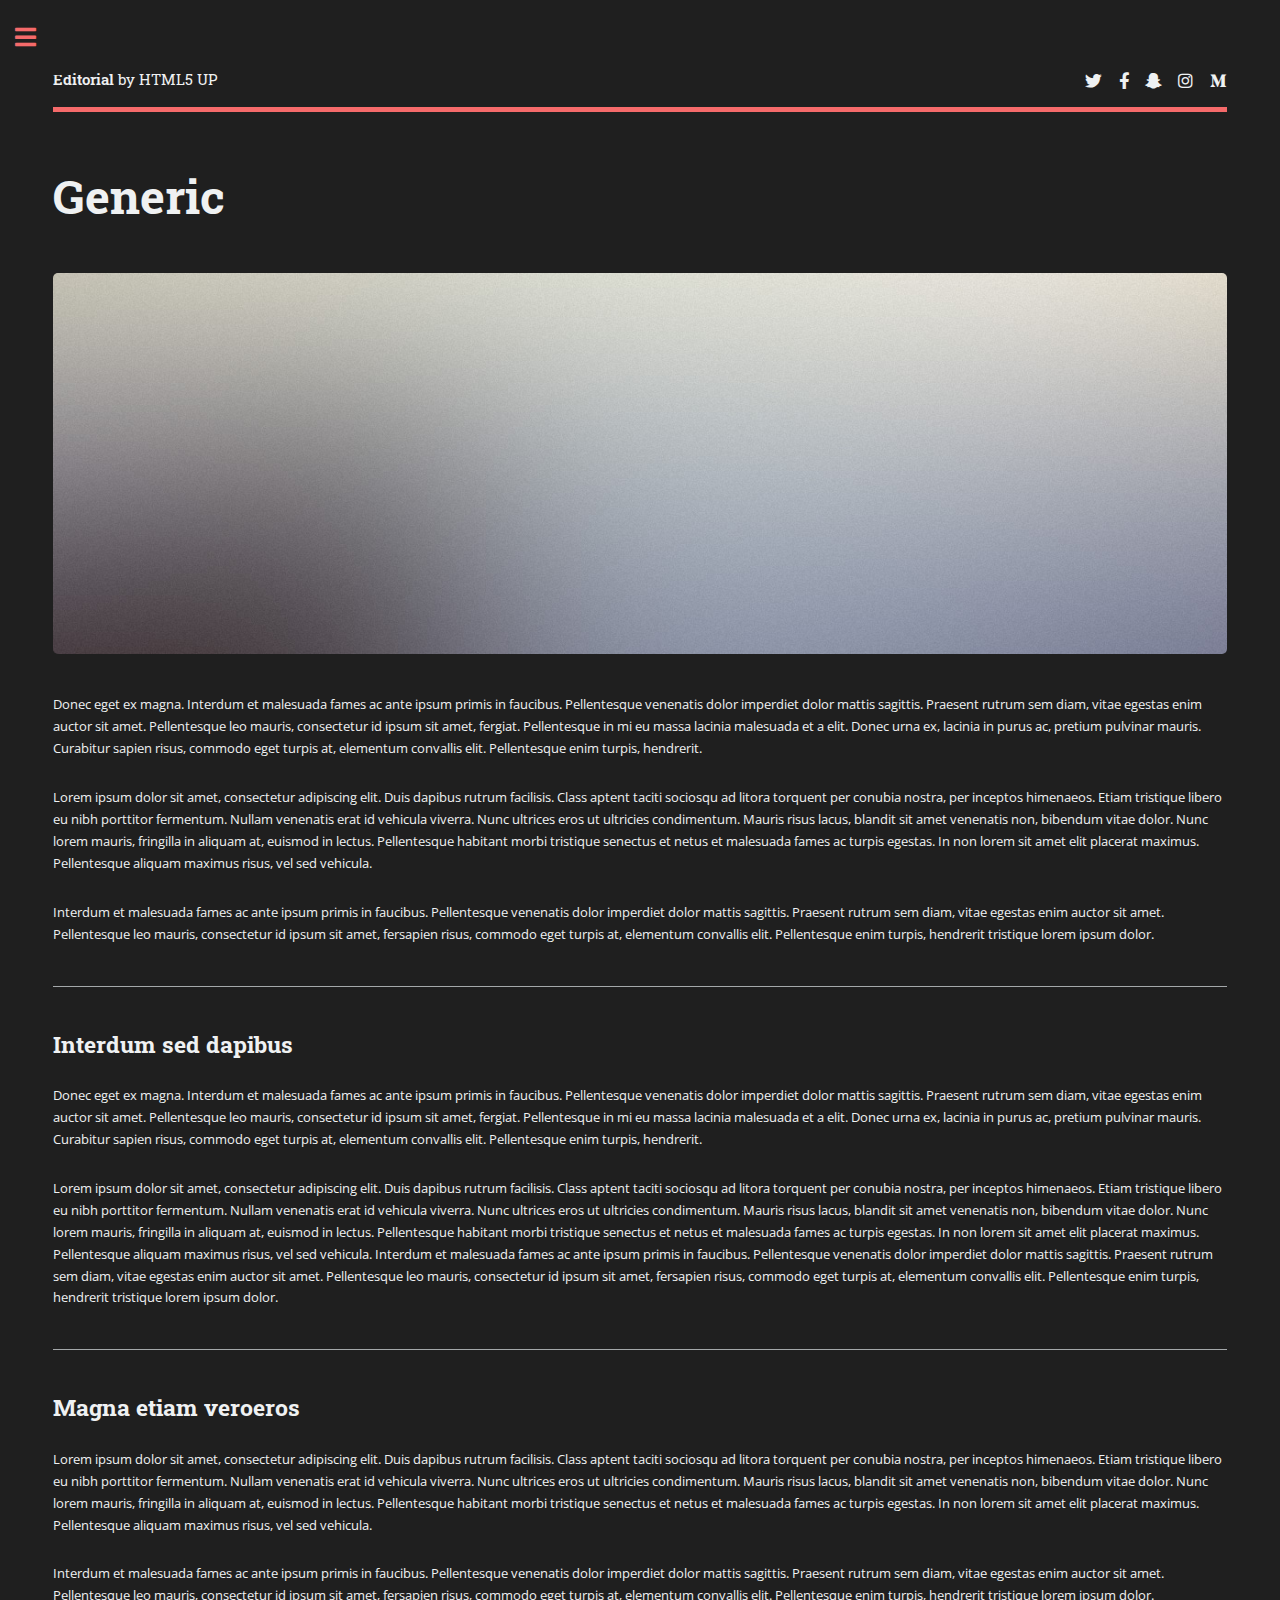
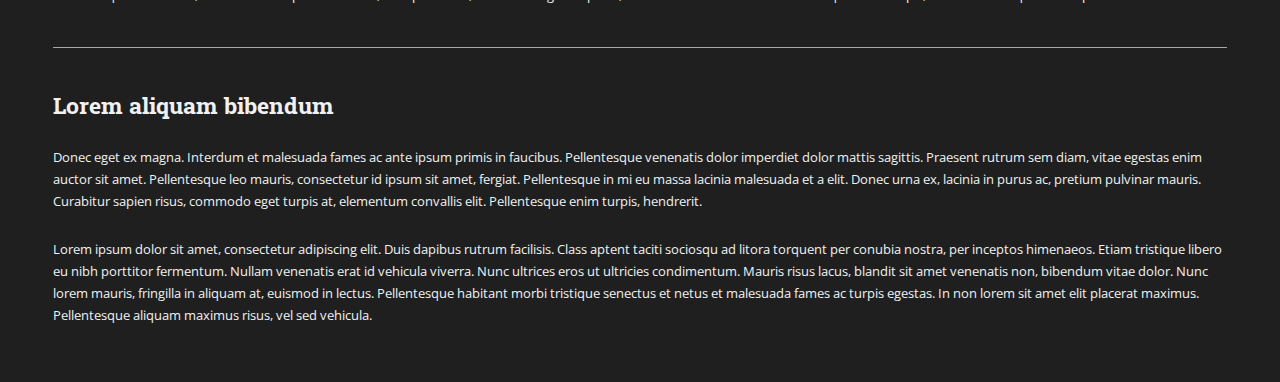
<file: generic.html>
<!DOCTYPE HTML>
<!--
	Editorial by HTML5 UP
	html5up.net | @ajlkn
	Free for personal and commercial use under the CCA 3.0 license (html5up.net/license)
-->
<html>
	<head>
		<title>Generic - Editorial by HTML5 UP</title>
		<meta charset="utf-8" />
		<meta name="viewport" content="width=device-width, initial-scale=1, user-scalable=no" />
		<link rel="stylesheet" href="assets/css/main.css" />
	</head>
	<body class="is-preload">

		<!-- Wrapper -->
			<div id="wrapper">

				<!-- Main -->
					<div id="main">
						<div class="inner">

							<!-- Header -->
								<header id="header">
									<a href="index.html" class="logo"><strong>Editorial</strong> by HTML5 UP</a>
									<ul class="icons">
										<li><a href="#" class="icon brands fa-twitter"><span class="label">Twitter</span></a></li>
										<li><a href="#" class="icon brands fa-facebook-f"><span class="label">Facebook</span></a></li>
										<li><a href="#" class="icon brands fa-snapchat-ghost"><span class="label">Snapchat</span></a></li>
										<li><a href="#" class="icon brands fa-instagram"><span class="label">Instagram</span></a></li>
										<li><a href="#" class="icon brands fa-medium-m"><span class="label">Medium</span></a></li>
									</ul>
								</header>

							<!-- Content -->
								<section>
									<header class="main">
										<h1>Generic</h1>
									</header>

									<span class="image main"><img src="images/pic11.jpg" alt="" /></span>

									<p>Donec eget ex magna. Interdum et malesuada fames ac ante ipsum primis in faucibus. Pellentesque venenatis dolor imperdiet dolor mattis sagittis. Praesent rutrum sem diam, vitae egestas enim auctor sit amet. Pellentesque leo mauris, consectetur id ipsum sit amet, fergiat. Pellentesque in mi eu massa lacinia malesuada et a elit. Donec urna ex, lacinia in purus ac, pretium pulvinar mauris. Curabitur sapien risus, commodo eget turpis at, elementum convallis elit. Pellentesque enim turpis, hendrerit.</p>
									<p>Lorem ipsum dolor sit amet, consectetur adipiscing elit. Duis dapibus rutrum facilisis. Class aptent taciti sociosqu ad litora torquent per conubia nostra, per inceptos himenaeos. Etiam tristique libero eu nibh porttitor fermentum. Nullam venenatis erat id vehicula viverra. Nunc ultrices eros ut ultricies condimentum. Mauris risus lacus, blandit sit amet venenatis non, bibendum vitae dolor. Nunc lorem mauris, fringilla in aliquam at, euismod in lectus. Pellentesque habitant morbi tristique senectus et netus et malesuada fames ac turpis egestas. In non lorem sit amet elit placerat maximus. Pellentesque aliquam maximus risus, vel sed vehicula.</p>
									<p>Interdum et malesuada fames ac ante ipsum primis in faucibus. Pellentesque venenatis dolor imperdiet dolor mattis sagittis. Praesent rutrum sem diam, vitae egestas enim auctor sit amet. Pellentesque leo mauris, consectetur id ipsum sit amet, fersapien risus, commodo eget turpis at, elementum convallis elit. Pellentesque enim turpis, hendrerit tristique lorem ipsum dolor.</p>

									<hr class="major" />

									<h2>Interdum sed dapibus</h2>
									<p>Donec eget ex magna. Interdum et malesuada fames ac ante ipsum primis in faucibus. Pellentesque venenatis dolor imperdiet dolor mattis sagittis. Praesent rutrum sem diam, vitae egestas enim auctor sit amet. Pellentesque leo mauris, consectetur id ipsum sit amet, fergiat. Pellentesque in mi eu massa lacinia malesuada et a elit. Donec urna ex, lacinia in purus ac, pretium pulvinar mauris. Curabitur sapien risus, commodo eget turpis at, elementum convallis elit. Pellentesque enim turpis, hendrerit.</p>
									<p>Lorem ipsum dolor sit amet, consectetur adipiscing elit. Duis dapibus rutrum facilisis. Class aptent taciti sociosqu ad litora torquent per conubia nostra, per inceptos himenaeos. Etiam tristique libero eu nibh porttitor fermentum. Nullam venenatis erat id vehicula viverra. Nunc ultrices eros ut ultricies condimentum. Mauris risus lacus, blandit sit amet venenatis non, bibendum vitae dolor. Nunc lorem mauris, fringilla in aliquam at, euismod in lectus. Pellentesque habitant morbi tristique senectus et netus et malesuada fames ac turpis egestas. In non lorem sit amet elit placerat maximus. Pellentesque aliquam maximus risus, vel sed vehicula. Interdum et malesuada fames ac ante ipsum primis in faucibus. Pellentesque venenatis dolor imperdiet dolor mattis sagittis. Praesent rutrum sem diam, vitae egestas enim auctor sit amet. Pellentesque leo mauris, consectetur id ipsum sit amet, fersapien risus, commodo eget turpis at, elementum convallis elit. Pellentesque enim turpis, hendrerit tristique lorem ipsum dolor.</p>

									<hr class="major" />

									<h2>Magna etiam veroeros</h2>
									<p>Lorem ipsum dolor sit amet, consectetur adipiscing elit. Duis dapibus rutrum facilisis. Class aptent taciti sociosqu ad litora torquent per conubia nostra, per inceptos himenaeos. Etiam tristique libero eu nibh porttitor fermentum. Nullam venenatis erat id vehicula viverra. Nunc ultrices eros ut ultricies condimentum. Mauris risus lacus, blandit sit amet venenatis non, bibendum vitae dolor. Nunc lorem mauris, fringilla in aliquam at, euismod in lectus. Pellentesque habitant morbi tristique senectus et netus et malesuada fames ac turpis egestas. In non lorem sit amet elit placerat maximus. Pellentesque aliquam maximus risus, vel sed vehicula.</p>
									<p>Interdum et malesuada fames ac ante ipsum primis in faucibus. Pellentesque venenatis dolor imperdiet dolor mattis sagittis. Praesent rutrum sem diam, vitae egestas enim auctor sit amet. Pellentesque leo mauris, consectetur id ipsum sit amet, fersapien risus, commodo eget turpis at, elementum convallis elit. Pellentesque enim turpis, hendrerit tristique lorem ipsum dolor.</p>

									<hr class="major" />

									<h2>Lorem aliquam bibendum</h2>
									<p>Donec eget ex magna. Interdum et malesuada fames ac ante ipsum primis in faucibus. Pellentesque venenatis dolor imperdiet dolor mattis sagittis. Praesent rutrum sem diam, vitae egestas enim auctor sit amet. Pellentesque leo mauris, consectetur id ipsum sit amet, fergiat. Pellentesque in mi eu massa lacinia malesuada et a elit. Donec urna ex, lacinia in purus ac, pretium pulvinar mauris. Curabitur sapien risus, commodo eget turpis at, elementum convallis elit. Pellentesque enim turpis, hendrerit.</p>
									<p>Lorem ipsum dolor sit amet, consectetur adipiscing elit. Duis dapibus rutrum facilisis. Class aptent taciti sociosqu ad litora torquent per conubia nostra, per inceptos himenaeos. Etiam tristique libero eu nibh porttitor fermentum. Nullam venenatis erat id vehicula viverra. Nunc ultrices eros ut ultricies condimentum. Mauris risus lacus, blandit sit amet venenatis non, bibendum vitae dolor. Nunc lorem mauris, fringilla in aliquam at, euismod in lectus. Pellentesque habitant morbi tristique senectus et netus et malesuada fames ac turpis egestas. In non lorem sit amet elit placerat maximus. Pellentesque aliquam maximus risus, vel sed vehicula.</p>

								</section>

						</div>
					</div>

				<!-- Sidebar -->
					<div id="sidebar">
						<div class="inner">

							<!-- Search -->
								<section id="search" class="alt">
									<form method="post" action="#">
										<input type="text" name="query" id="query" placeholder="Search" />
									</form>
								</section>

							<!-- Menu -->
								<nav id="menu">
									<header class="major">
										<h2>Menu</h2>
									</header>
									<ul>
										<li><a href="index.html">Homepage</a></li>
										<li><a href="generic.html">Generic</a></li>
										<li><a href="elements.html">Elements</a></li>
										<li>
											<span class="opener">Submenu</span>
											<ul>
												<li><a href="#">Lorem Dolor</a></li>
												<li><a href="#">Ipsum Adipiscing</a></li>
												<li><a href="#">Tempus Magna</a></li>
												<li><a href="#">Feugiat Veroeros</a></li>
											</ul>
										</li>
										<li><a href="#">Etiam Dolore</a></li>
										<li><a href="#">Adipiscing</a></li>
										<li>
											<span class="opener">Another Submenu</span>
											<ul>
												<li><a href="#">Lorem Dolor</a></li>
												<li><a href="#">Ipsum Adipiscing</a></li>
												<li><a href="#">Tempus Magna</a></li>
												<li><a href="#">Feugiat Veroeros</a></li>
											</ul>
										</li>
										<li><a href="#">Maximus Erat</a></li>
										<li><a href="#">Sapien Mauris</a></li>
										<li><a href="#">Amet Lacinia</a></li>
									</ul>
								</nav>

							<!-- Section -->
								<section>
									<header class="major">
										<h2>Ante interdum</h2>
									</header>
									<div class="mini-posts">
										<article>
											<a href="#" class="image"><img src="images/pic07.jpg" alt="" /></a>
											<p>Aenean ornare velit lacus, ac varius enim lorem ullamcorper dolore aliquam.</p>
										</article>
										<article>
											<a href="#" class="image"><img src="images/pic08.jpg" alt="" /></a>
											<p>Aenean ornare velit lacus, ac varius enim lorem ullamcorper dolore aliquam.</p>
										</article>
										<article>
											<a href="#" class="image"><img src="images/pic09.jpg" alt="" /></a>
											<p>Aenean ornare velit lacus, ac varius enim lorem ullamcorper dolore aliquam.</p>
										</article>
									</div>
									<ul class="actions">
										<li><a href="#" class="button">More</a></li>
									</ul>
								</section>

							<!-- Section -->
								<section>
									<header class="major">
										<h2>Get in touch</h2>
									</header>
									<p>Sed varius enim lorem ullamcorper dolore aliquam aenean ornare velit lacus, ac varius enim lorem ullamcorper dolore. Proin sed aliquam facilisis ante interdum. Sed nulla amet lorem feugiat tempus aliquam.</p>
									<ul class="contact">
										<li class="icon solid fa-envelope"><a href="#">information@untitled.tld</a></li>
										<li class="icon solid fa-phone">(000) 000-0000</li>
										<li class="icon solid fa-home">1234 Somewhere Road #8254<br />
										Nashville, TN 00000-0000</li>
									</ul>
								</section>

							<!-- Footer -->
								<footer id="footer">
									<p class="copyright">&copy; Untitled. All rights reserved. Demo Images: <a href="https://unsplash.com">Unsplash</a>. Design: <a href="https://html5up.net">HTML5 UP</a>.</p>
								</footer>

						</div>
					</div>

			</div>

		<!-- Scripts -->
			<script src="assets/js/jquery.min.js"></script>
			<script src="assets/js/browser.min.js"></script>
			<script src="assets/js/breakpoints.min.js"></script>
			<script src="assets/js/util.js"></script>
			<script src="assets/js/main.js"></script>

	</body>
</html>
</file>
<file: assets/css/main.css>
@import url(fontawesome-all.min.css);
@import url("https://fonts.googleapis.com/css?family=Open+Sans:400,600,400italic,600italic|Roboto+Slab:400,700");
/*
	Editorial by HTML5 UP
	html5up.net | @ajlkn
	Free for personal and commercial use under the CCA 3.0 license (html5up.net/license)
*/
html, body, div, span, applet, object,
iframe, h1, h2, h3, h4, h5, h6, p, blockquote,
pre, a, abbr, acronym, address, big, cite,
code, del, dfn, em, img, ins, kbd, q, s, samp,
small, strike, strong, sub, sup, tt, var, b,
u, i, center, dl, dt, dd, ol, ul, li, fieldset,
form, label, legend, table, caption, tbody,
tfoot, thead, tr, th, td, article, aside,
canvas, details, embed, figure, figcaption,
footer, header, hgroup, menu, nav, output, ruby,
section, summary, time, mark, audio, video {
  margin: 0;
  padding: 0;
  border: 0;
  font-size: 100%;
  font: inherit;
  vertical-align: baseline;
  background-color: #1f1f1f;
  color: #eff1f2;
}

article, aside, details, figcaption, figure,
footer, header, hgroup, menu, nav, section {
  display: block; }

body {
  line-height: 1; }

ol, ul {
  list-style: none; }

blockquote, q {
  quotes: none; }
  blockquote:before, blockquote:after, q:before, q:after {
    content: '';
    content: none; }

table {
  border-collapse: collapse;
  border-spacing: 0; }

body {
  -webkit-text-size-adjust: none; }

mark {
  background-color: transparent;
  color: inherit; }

input::-moz-focus-inner {
  border: 0;
  padding: 0; }

input, select, textarea {
  -moz-appearance: none;
  -webkit-appearance: none;
  -ms-appearance: none;
  appearance: none; }

/* Basic */
@-ms-viewport {
  width: device-width; }

body {
  -ms-overflow-style: scrollbar; }

@media screen and (max-width: 480px) {
  html, body {
    min-width: 320px; } }

html {
  box-sizing: border-box; }

*, *:before, *:after {
  box-sizing: inherit; }

body {
  background: #ffffff; }
  body.is-preload *, body.is-preload *:before, body.is-preload *:after, body.is-resizing *, body.is-resizing *:before, body.is-resizing *:after {
    -moz-animation: none !important;
    -webkit-animation: none !important;
    -ms-animation: none !important;
    animation: none !important;
    -moz-transition: none !important;
    -webkit-transition: none !important;
    -ms-transition: none !important;
    transition: none !important; }

/* Type */
body, input, select, textarea {
  color: #7f888f;
  font-family: "Open Sans", sans-serif;
  font-size: 13pt;
  font-weight: 400;
  line-height: 1.65; }
  @media screen and (max-width: 1680px) {
    body, input, select, textarea {
      font-size: 11pt; } }
  @media screen and (max-width: 1280px) {
    body, input, select, textarea {
      font-size: 10pt; } }
  @media screen and (max-width: 360px) {
    body, input, select, textarea {
      font-size: 9pt; } }

a {
  -moz-transition: color 0.2s ease-in-out, border-bottom-color 0.2s ease-in-out;
  -webkit-transition: color 0.2s ease-in-out, border-bottom-color 0.2s ease-in-out;
  -ms-transition: color 0.2s ease-in-out, border-bottom-color 0.2s ease-in-out;
  transition: color 0.2s ease-in-out, border-bottom-color 0.2s ease-in-out;
  border-bottom: dotted 1px;
  color: #f56a6a;
  text-decoration: none; }
  a:hover {
    border-bottom-color: #f56a6a;
    color: #f56a6a !important; }
    a:hover strong {
      color: inherit; }

strong, b {
  font-weight: 600; }

em, i {
  font-style: italic; }

p {
  margin: 0 0 2em 0; }

h1, h2, h3, h4, h5, h6 {
  color: #eff1f2;
  font-family: "Roboto Slab", serif;
  font-weight: 700;
  line-height: 1.5;
  margin: 0 0 1em 0; }
  h1 a, h2 a, h3 a, h4 a, h5 a, h6 a {
    color: inherit;
    text-decoration: none;
    border-bottom: 0; }

h1 {
  font-size: 4em;
  margin: 0 0 0.5em 0;
  line-height: 1.3; }

h2 {
  font-size: 1.75em; }

h3 {
  font-size: 1.25em; }

h4 {
  font-size: 1.1em; }

h5 {
  font-size: 0.9em; }

h6 {
  font-size: 0.7em; }

@media screen and (max-width: 1680px) {
  h1 {
    font-size: 3.5em; } }

@media screen and (max-width: 980px) {
  h1 {
    font-size: 3.25em; } }

@media screen and (max-width: 736px) {
  h1 {
    font-size: 2em;
    line-height: 1.4; }
  h2 {
    font-size: 1.5em; } }

sub {
  font-size: 0.8em;
  position: relative;
  top: 0.5em; }

sup {
  font-size: 0.8em;
  position: relative;
  top: -0.5em; }

blockquote {
  border-left: solid 3px rgba(210, 215, 217, 0.75);
  font-style: italic;
  margin: 0 0 2em 0;
  padding: 0.5em 0 0.5em 2em; }

code {
  background: rgba(230, 235, 237, 0.25);
  border-radius: 0.375em;
  border: solid 1px rgba(210, 215, 217, 0.75);
  font-family: "Courier New", monospace;
  font-size: 0.9em;
  margin: 0 0.25em;
  padding: 0.25em 0.65em; }

pre {
  -webkit-overflow-scrolling: touch;
  font-family: "Courier New", monospace;
  font-size: 0.9em;
  margin: 0 0 2em 0; }
  pre code {
    display: block;
    line-height: 1.75;
    padding: 1em 1.5em;
    overflow-x: auto; }

hr {
  border: 0;
  border-bottom: solid 1px rgba(210, 215, 217, 0.75);
  margin: 2em 0; }
  hr.major {
    margin: 3em 0; }

.align-left {
  text-align: left; }

.align-center {
  text-align: center; }

.align-right {
  text-align: right; }

/* Row */
.row {
  display: flex;
  flex-wrap: wrap;
  box-sizing: border-box;
  align-items: stretch; }
  .row > * {
    box-sizing: border-box; }
  .row.gtr-uniform > * > :last-child {
    margin-bottom: 0; }
  .row.aln-left {
    justify-content: flex-start; }
  .row.aln-center {
    justify-content: center; }
  .row.aln-right {
    justify-content: flex-end; }
  .row.aln-top {
    align-items: flex-start; }
  .row.aln-middle {
    align-items: center; }
  .row.aln-bottom {
    align-items: flex-end; }
  .row > .imp {
    order: -1; }
  .row > .col-1 {
    width: 8.33333%; }
  .row > .off-1 {
    margin-left: 8.33333%; }
  .row > .col-2 {
    width: 16.66667%; }
  .row > .off-2 {
    margin-left: 16.66667%; }
  .row > .col-3 {
    width: 25%; }
  .row > .off-3 {
    margin-left: 25%; }
  .row > .col-4 {
    width: 33.33333%; }
  .row > .off-4 {
    margin-left: 33.33333%; }
  .row > .col-5 {
    width: 41.66667%; }
  .row > .off-5 {
    margin-left: 41.66667%; }
  .row > .col-6 {
    width: 50%; }
  .row > .off-6 {
    margin-left: 50%; }
  .row > .col-7 {
    width: 58.33333%; }
  .row > .off-7 {
    margin-left: 58.33333%; }
  .row > .col-8 {
    width: 66.66667%; }
  .row > .off-8 {
    margin-left: 66.66667%; }
  .row > .col-9 {
    width: 75%; }
  .row > .off-9 {
    margin-left: 75%; }
  .row > .col-10 {
    width: 83.33333%; }
  .row > .off-10 {
    margin-left: 83.33333%; }
  .row > .col-11 {
    width: 91.66667%; }
  .row > .off-11 {
    margin-left: 91.66667%; }
  .row > .col-12 {
    width: 100%; }
  .row > .off-12 {
    margin-left: 100%; }
  .row.gtr-0 {
    margin-top: 0;
    margin-left: 0em; }
    .row.gtr-0 > * {
      padding: 0 0 0 0em; }
    .row.gtr-0.gtr-uniform {
      margin-top: 0em; }
      .row.gtr-0.gtr-uniform > * {
        padding-top: 0em; }
  .row.gtr-25 {
    margin-top: 0;
    margin-left: -0.375em; }
    .row.gtr-25 > * {
      padding: 0 0 0 0.375em; }
    .row.gtr-25.gtr-uniform {
      margin-top: -0.375em; }
      .row.gtr-25.gtr-uniform > * {
        padding-top: 0.375em; }
  .row.gtr-50 {
    margin-top: 0;
    margin-left: -0.75em; }
    .row.gtr-50 > * {
      padding: 0 0 0 0.75em; }
    .row.gtr-50.gtr-uniform {
      margin-top: -0.75em; }
      .row.gtr-50.gtr-uniform > * {
        padding-top: 0.75em; }
  .row {
    margin-top: 0;
    margin-left: -1.5em; }
    .row > * {
      padding: 0 0 0 1.5em; }
    .row.gtr-uniform {
      margin-top: -1.5em; }
      .row.gtr-uniform > * {
        padding-top: 1.5em; }
  .row.gtr-150 {
    margin-top: 0;
    margin-left: -2.25em; }
    .row.gtr-150 > * {
      padding: 0 0 0 2.25em; }
    .row.gtr-150.gtr-uniform {
      margin-top: -2.25em; }
      .row.gtr-150.gtr-uniform > * {
        padding-top: 2.25em; }
  .row.gtr-200 {
    margin-top: 0;
    margin-left: -3em; }
    .row.gtr-200 > * {
      padding: 0 0 0 3em; }
    .row.gtr-200.gtr-uniform {
      margin-top: -3em; }
      .row.gtr-200.gtr-uniform > * {
        padding-top: 3em; }
  @media screen and (max-width: 1680px) {
    .row {
      display: flex;
      flex-wrap: wrap;
      box-sizing: border-box;
      align-items: stretch; }
      .row > * {
        box-sizing: border-box; }
      .row.gtr-uniform > * > :last-child {
        margin-bottom: 0; }
      .row.aln-left {
        justify-content: flex-start; }
      .row.aln-center {
        justify-content: center; }
      .row.aln-right {
        justify-content: flex-end; }
      .row.aln-top {
        align-items: flex-start; }
      .row.aln-middle {
        align-items: center; }
      .row.aln-bottom {
        align-items: flex-end; }
      .row > .imp-xlarge {
        order: -1; }
      .row > .col-1-xlarge {
        width: 8.33333%; }
      .row > .off-1-xlarge {
        margin-left: 8.33333%; }
      .row > .col-2-xlarge {
        width: 16.66667%; }
      .row > .off-2-xlarge {
        margin-left: 16.66667%; }
      .row > .col-3-xlarge {
        width: 25%; }
      .row > .off-3-xlarge {
        margin-left: 25%; }
      .row > .col-4-xlarge {
        width: 33.33333%; }
      .row > .off-4-xlarge {
        margin-left: 33.33333%; }
      .row > .col-5-xlarge {
        width: 41.66667%; }
      .row > .off-5-xlarge {
        margin-left: 41.66667%; }
      .row > .col-6-xlarge {
        width: 50%; }
      .row > .off-6-xlarge {
        margin-left: 50%; }
      .row > .col-7-xlarge {
        width: 58.33333%; }
      .row > .off-7-xlarge {
        margin-left: 58.33333%; }
      .row > .col-8-xlarge {
        width: 66.66667%; }
      .row > .off-8-xlarge {
        margin-left: 66.66667%; }
      .row > .col-9-xlarge {
        width: 75%; }
      .row > .off-9-xlarge {
        margin-left: 75%; }
      .row > .col-10-xlarge {
        width: 83.33333%; }
      .row > .off-10-xlarge {
        margin-left: 83.33333%; }
      .row > .col-11-xlarge {
        width: 91.66667%; }
      .row > .off-11-xlarge {
        margin-left: 91.66667%; }
      .row > .col-12-xlarge {
        width: 100%; }
      .row > .off-12-xlarge {
        margin-left: 100%; }
      .row.gtr-0 {
        margin-top: 0;
        margin-left: 0em; }
        .row.gtr-0 > * {
          padding: 0 0 0 0em; }
        .row.gtr-0.gtr-uniform {
          margin-top: 0em; }
          .row.gtr-0.gtr-uniform > * {
            padding-top: 0em; }
      .row.gtr-25 {
        margin-top: 0;
        margin-left: -0.375em; }
        .row.gtr-25 > * {
          padding: 0 0 0 0.375em; }
        .row.gtr-25.gtr-uniform {
          margin-top: -0.375em; }
          .row.gtr-25.gtr-uniform > * {
            padding-top: 0.375em; }
      .row.gtr-50 {
        margin-top: 0;
        margin-left: -0.75em; }
        .row.gtr-50 > * {
          padding: 0 0 0 0.75em; }
        .row.gtr-50.gtr-uniform {
          margin-top: -0.75em; }
          .row.gtr-50.gtr-uniform > * {
            padding-top: 0.75em; }
      .row {
        margin-top: 0;
        margin-left: -1.5em; }
        .row > * {
          padding: 0 0 0 1.5em; }
        .row.gtr-uniform {
          margin-top: -1.5em; }
          .row.gtr-uniform > * {
            padding-top: 1.5em; }
      .row.gtr-150 {
        margin-top: 0;
        margin-left: -2.25em; }
        .row.gtr-150 > * {
          padding: 0 0 0 2.25em; }
        .row.gtr-150.gtr-uniform {
          margin-top: -2.25em; }
          .row.gtr-150.gtr-uniform > * {
            padding-top: 2.25em; }
      .row.gtr-200 {
        margin-top: 0;
        margin-left: -3em; }
        .row.gtr-200 > * {
          padding: 0 0 0 3em; }
        .row.gtr-200.gtr-uniform {
          margin-top: -3em; }
          .row.gtr-200.gtr-uniform > * {
            padding-top: 3em; } }
  @media screen and (max-width: 1280px) {
    .row {
      display: flex;
      flex-wrap: wrap;
      box-sizing: border-box;
      align-items: stretch; }
      .row > * {
        box-sizing: border-box; }
      .row.gtr-uniform > * > :last-child {
        margin-bottom: 0; }
      .row.aln-left {
        justify-content: flex-start; }
      .row.aln-center {
        justify-content: center; }
      .row.aln-right {
        justify-content: flex-end; }
      .row.aln-top {
        align-items: flex-start; }
      .row.aln-middle {
        align-items: center; }
      .row.aln-bottom {
        align-items: flex-end; }
      .row > .imp-large {
        order: -1; }
      .row > .col-1-large {
        width: 8.33333%; }
      .row > .off-1-large {
        margin-left: 8.33333%; }
      .row > .col-2-large {
        width: 16.66667%; }
      .row > .off-2-large {
        margin-left: 16.66667%; }
      .row > .col-3-large {
        width: 25%; }
      .row > .off-3-large {
        margin-left: 25%; }
      .row > .col-4-large {
        width: 33.33333%; }
      .row > .off-4-large {
        margin-left: 33.33333%; }
      .row > .col-5-large {
        width: 41.66667%; }
      .row > .off-5-large {
        margin-left: 41.66667%; }
      .row > .col-6-large {
        width: 50%; }
      .row > .off-6-large {
        margin-left: 50%; }
      .row > .col-7-large {
        width: 58.33333%; }
      .row > .off-7-large {
        margin-left: 58.33333%; }
      .row > .col-8-large {
        width: 66.66667%; }
      .row > .off-8-large {
        margin-left: 66.66667%; }
      .row > .col-9-large {
        width: 75%; }
      .row > .off-9-large {
        margin-left: 75%; }
      .row > .col-10-large {
        width: 83.33333%; }
      .row > .off-10-large {
        margin-left: 83.33333%; }
      .row > .col-11-large {
        width: 91.66667%; }
      .row > .off-11-large {
        margin-left: 91.66667%; }
      .row > .col-12-large {
        width: 100%; }
      .row > .off-12-large {
        margin-left: 100%; }
      .row.gtr-0 {
        margin-top: 0;
        margin-left: 0em; }
        .row.gtr-0 > * {
          padding: 0 0 0 0em; }
        .row.gtr-0.gtr-uniform {
          margin-top: 0em; }
          .row.gtr-0.gtr-uniform > * {
            padding-top: 0em; }
      .row.gtr-25 {
        margin-top: 0;
        margin-left: -0.375em; }
        .row.gtr-25 > * {
          padding: 0 0 0 0.375em; }
        .row.gtr-25.gtr-uniform {
          margin-top: -0.375em; }
          .row.gtr-25.gtr-uniform > * {
            padding-top: 0.375em; }
      .row.gtr-50 {
        margin-top: 0;
        margin-left: -0.75em; }
        .row.gtr-50 > * {
          padding: 0 0 0 0.75em; }
        .row.gtr-50.gtr-uniform {
          margin-top: -0.75em; }
          .row.gtr-50.gtr-uniform > * {
            padding-top: 0.75em; }
      .row {
        margin-top: 0;
        margin-left: -1.5em; }
        .row > * {
          padding: 0 0 0 1.5em; }
        .row.gtr-uniform {
          margin-top: -1.5em; }
          .row.gtr-uniform > * {
            padding-top: 1.5em; }
      .row.gtr-150 {
        margin-top: 0;
        margin-left: -2.25em; }
        .row.gtr-150 > * {
          padding: 0 0 0 2.25em; }
        .row.gtr-150.gtr-uniform {
          margin-top: -2.25em; }
          .row.gtr-150.gtr-uniform > * {
            padding-top: 2.25em; }
      .row.gtr-200 {
        margin-top: 0;
        margin-left: -3em; }
        .row.gtr-200 > * {
          padding: 0 0 0 3em; }
        .row.gtr-200.gtr-uniform {
          margin-top: -3em; }
          .row.gtr-200.gtr-uniform > * {
            padding-top: 3em; } }
  @media screen and (max-width: 980px) {
    .row {
      display: flex;
      flex-wrap: wrap;
      box-sizing: border-box;
      align-items: stretch; }
      .row > * {
        box-sizing: border-box; }
      .row.gtr-uniform > * > :last-child {
        margin-bottom: 0; }
      .row.aln-left {
        justify-content: flex-start; }
      .row.aln-center {
        justify-content: center; }
      .row.aln-right {
        justify-content: flex-end; }
      .row.aln-top {
        align-items: flex-start; }
      .row.aln-middle {
        align-items: center; }
      .row.aln-bottom {
        align-items: flex-end; }
      .row > .imp-medium {
        order: -1; }
      .row > .col-1-medium {
        width: 8.33333%; }
      .row > .off-1-medium {
        margin-left: 8.33333%; }
      .row > .col-2-medium {
        width: 16.66667%; }
      .row > .off-2-medium {
        margin-left: 16.66667%; }
      .row > .col-3-medium {
        width: 25%; }
      .row > .off-3-medium {
        margin-left: 25%; }
      .row > .col-4-medium {
        width: 33.33333%; }
      .row > .off-4-medium {
        margin-left: 33.33333%; }
      .row > .col-5-medium {
        width: 41.66667%; }
      .row > .off-5-medium {
        margin-left: 41.66667%; }
      .row > .col-6-medium {
        width: 50%; }
      .row > .off-6-medium {
        margin-left: 50%; }
      .row > .col-7-medium {
        width: 58.33333%; }
      .row > .off-7-medium {
        margin-left: 58.33333%; }
      .row > .col-8-medium {
        width: 66.66667%; }
      .row > .off-8-medium {
        margin-left: 66.66667%; }
      .row > .col-9-medium {
        width: 75%; }
      .row > .off-9-medium {
        margin-left: 75%; }
      .row > .col-10-medium {
        width: 83.33333%; }
      .row > .off-10-medium {
        margin-left: 83.33333%; }
      .row > .col-11-medium {
        width: 91.66667%; }
      .row > .off-11-medium {
        margin-left: 91.66667%; }
      .row > .col-12-medium {
        width: 100%; }
      .row > .off-12-medium {
        margin-left: 100%; }
      .row.gtr-0 {
        margin-top: 0;
        margin-left: 0em; }
        .row.gtr-0 > * {
          padding: 0 0 0 0em; }
        .row.gtr-0.gtr-uniform {
          margin-top: 0em; }
          .row.gtr-0.gtr-uniform > * {
            padding-top: 0em; }
      .row.gtr-25 {
        margin-top: 0;
        margin-left: -0.375em; }
        .row.gtr-25 > * {
          padding: 0 0 0 0.375em; }
        .row.gtr-25.gtr-uniform {
          margin-top: -0.375em; }
          .row.gtr-25.gtr-uniform > * {
            padding-top: 0.375em; }
      .row.gtr-50 {
        margin-top: 0;
        margin-left: -0.75em; }
        .row.gtr-50 > * {
          padding: 0 0 0 0.75em; }
        .row.gtr-50.gtr-uniform {
          margin-top: -0.75em; }
          .row.gtr-50.gtr-uniform > * {
            padding-top: 0.75em; }
      .row {
        margin-top: 0;
        margin-left: -1.5em; }
        .row > * {
          padding: 0 0 0 1.5em; }
        .row.gtr-uniform {
          margin-top: -1.5em; }
          .row.gtr-uniform > * {
            padding-top: 1.5em; }
      .row.gtr-150 {
        margin-top: 0;
        margin-left: -2.25em; }
        .row.gtr-150 > * {
          padding: 0 0 0 2.25em; }
        .row.gtr-150.gtr-uniform {
          margin-top: -2.25em; }
          .row.gtr-150.gtr-uniform > * {
            padding-top: 2.25em; }
      .row.gtr-200 {
        margin-top: 0;
        margin-left: -3em; }
        .row.gtr-200 > * {
          padding: 0 0 0 3em; }
        .row.gtr-200.gtr-uniform {
          margin-top: -3em; }
          .row.gtr-200.gtr-uniform > * {
            padding-top: 3em; } }
  @media screen and (max-width: 736px) {
    .row {
      display: flex;
      flex-wrap: wrap;
      box-sizing: border-box;
      align-items: stretch; }
      .row > * {
        box-sizing: border-box; }
      .row.gtr-uniform > * > :last-child {
        margin-bottom: 0; }
      .row.aln-left {
        justify-content: flex-start; }
      .row.aln-center {
        justify-content: center; }
      .row.aln-right {
        justify-content: flex-end; }
      .row.aln-top {
        align-items: flex-start; }
      .row.aln-middle {
        align-items: center; }
      .row.aln-bottom {
        align-items: flex-end; }
      .row > .imp-small {
        order: -1; }
      .row > .col-1-small {
        width: 8.33333%; }
      .row > .off-1-small {
        margin-left: 8.33333%; }
      .row > .col-2-small {
        width: 16.66667%; }
      .row > .off-2-small {
        margin-left: 16.66667%; }
      .row > .col-3-small {
        width: 25%; }
      .row > .off-3-small {
        margin-left: 25%; }
      .row > .col-4-small {
        width: 33.33333%; }
      .row > .off-4-small {
        margin-left: 33.33333%; }
      .row > .col-5-small {
        width: 41.66667%; }
      .row > .off-5-small {
        margin-left: 41.66667%; }
      .row > .col-6-small {
        width: 50%; }
      .row > .off-6-small {
        margin-left: 50%; }
      .row > .col-7-small {
        width: 58.33333%; }
      .row > .off-7-small {
        margin-left: 58.33333%; }
      .row > .col-8-small {
        width: 66.66667%; }
      .row > .off-8-small {
        margin-left: 66.66667%; }
      .row > .col-9-small {
        width: 75%; }
      .row > .off-9-small {
        margin-left: 75%; }
      .row > .col-10-small {
        width: 83.33333%; }
      .row > .off-10-small {
        margin-left: 83.33333%; }
      .row > .col-11-small {
        width: 91.66667%; }
      .row > .off-11-small {
        margin-left: 91.66667%; }
      .row > .col-12-small {
        width: 100%; }
      .row > .off-12-small {
        margin-left: 100%; }
      .row.gtr-0 {
        margin-top: 0;
        margin-left: 0em; }
        .row.gtr-0 > * {
          padding: 0 0 0 0em; }
        .row.gtr-0.gtr-uniform {
          margin-top: 0em; }
          .row.gtr-0.gtr-uniform > * {
            padding-top: 0em; }
      .row.gtr-25 {
        margin-top: 0;
        margin-left: -0.375em; }
        .row.gtr-25 > * {
          padding: 0 0 0 0.375em; }
        .row.gtr-25.gtr-uniform {
          margin-top: -0.375em; }
          .row.gtr-25.gtr-uniform > * {
            padding-top: 0.375em; }
      .row.gtr-50 {
        margin-top: 0;
        margin-left: -0.75em; }
        .row.gtr-50 > * {
          padding: 0 0 0 0.75em; }
        .row.gtr-50.gtr-uniform {
          margin-top: -0.75em; }
          .row.gtr-50.gtr-uniform > * {
            padding-top: 0.75em; }
      .row {
        margin-top: 0;
        margin-left: -1.5em; }
        .row > * {
          padding: 0 0 0 1.5em; }
        .row.gtr-uniform {
          margin-top: -1.5em; }
          .row.gtr-uniform > * {
            padding-top: 1.5em; }
      .row.gtr-150 {
        margin-top: 0;
        margin-left: -2.25em; }
        .row.gtr-150 > * {
          padding: 0 0 0 2.25em; }
        .row.gtr-150.gtr-uniform {
          margin-top: -2.25em; }
          .row.gtr-150.gtr-uniform > * {
            padding-top: 2.25em; }
      .row.gtr-200 {
        margin-top: 0;
        margin-left: -3em; }
        .row.gtr-200 > * {
          padding: 0 0 0 3em; }
        .row.gtr-200.gtr-uniform {
          margin-top: -3em; }
          .row.gtr-200.gtr-uniform > * {
            padding-top: 3em; } }
  @media screen and (max-width: 480px) {
    .row {
      display: flex;
      flex-wrap: wrap;
      box-sizing: border-box;
      align-items: stretch; }
      .row > * {
        box-sizing: border-box; }
      .row.gtr-uniform > * > :last-child {
        margin-bottom: 0; }
      .row.aln-left {
        justify-content: flex-start; }
      .row.aln-center {
        justify-content: center; }
      .row.aln-right {
        justify-content: flex-end; }
      .row.aln-top {
        align-items: flex-start; }
      .row.aln-middle {
        align-items: center; }
      .row.aln-bottom {
        align-items: flex-end; }
      .row > .imp-xsmall {
        order: -1; }
      .row > .col-1-xsmall {
        width: 8.33333%; }
      .row > .off-1-xsmall {
        margin-left: 8.33333%; }
      .row > .col-2-xsmall {
        width: 16.66667%; }
      .row > .off-2-xsmall {
        margin-left: 16.66667%; }
      .row > .col-3-xsmall {
        width: 25%; }
      .row > .off-3-xsmall {
        margin-left: 25%; }
      .row > .col-4-xsmall {
        width: 33.33333%; }
      .row > .off-4-xsmall {
        margin-left: 33.33333%; }
      .row > .col-5-xsmall {
        width: 41.66667%; }
      .row > .off-5-xsmall {
        margin-left: 41.66667%; }
      .row > .col-6-xsmall {
        width: 50%; }
      .row > .off-6-xsmall {
        margin-left: 50%; }
      .row > .col-7-xsmall {
        width: 58.33333%; }
      .row > .off-7-xsmall {
        margin-left: 58.33333%; }
      .row > .col-8-xsmall {
        width: 66.66667%; }
      .row > .off-8-xsmall {
        margin-left: 66.66667%; }
      .row > .col-9-xsmall {
        width: 75%; }
      .row > .off-9-xsmall {
        margin-left: 75%; }
      .row > .col-10-xsmall {
        width: 83.33333%; }
      .row > .off-10-xsmall {
        margin-left: 83.33333%; }
      .row > .col-11-xsmall {
        width: 91.66667%; }
      .row > .off-11-xsmall {
        margin-left: 91.66667%; }
      .row > .col-12-xsmall {
        width: 100%; }
      .row > .off-12-xsmall {
        margin-left: 100%; }
      .row.gtr-0 {
        margin-top: 0;
        margin-left: 0em; }
        .row.gtr-0 > * {
          padding: 0 0 0 0em; }
        .row.gtr-0.gtr-uniform {
          margin-top: 0em; }
          .row.gtr-0.gtr-uniform > * {
            padding-top: 0em; }
      .row.gtr-25 {
        margin-top: 0;
        margin-left: -0.375em; }
        .row.gtr-25 > * {
          padding: 0 0 0 0.375em; }
        .row.gtr-25.gtr-uniform {
          margin-top: -0.375em; }
          .row.gtr-25.gtr-uniform > * {
            padding-top: 0.375em; }
      .row.gtr-50 {
        margin-top: 0;
        margin-left: -0.75em; }
        .row.gtr-50 > * {
          padding: 0 0 0 0.75em; }
        .row.gtr-50.gtr-uniform {
          margin-top: -0.75em; }
          .row.gtr-50.gtr-uniform > * {
            padding-top: 0.75em; }
      .row {
        margin-top: 0;
        margin-left: -1.5em; }
        .row > * {
          padding: 0 0 0 1.5em; }
        .row.gtr-uniform {
          margin-top: -1.5em; }
          .row.gtr-uniform > * {
            padding-top: 1.5em; }
      .row.gtr-150 {
        margin-top: 0;
        margin-left: -2.25em; }
        .row.gtr-150 > * {
          padding: 0 0 0 2.25em; }
        .row.gtr-150.gtr-uniform {
          margin-top: -2.25em; }
          .row.gtr-150.gtr-uniform > * {
            padding-top: 2.25em; }
      .row.gtr-200 {
        margin-top: 0;
        margin-left: -3em; }
        .row.gtr-200 > * {
          padding: 0 0 0 3em; }
        .row.gtr-200.gtr-uniform {
          margin-top: -3em; }
          .row.gtr-200.gtr-uniform > * {
            padding-top: 3em; } }

/* Section/Article */
section.special, article.special {
  text-align: center; }

header p {
  font-family: "Roboto Slab", serif;
  font-size: 1em;
  font-weight: 400;
  letter-spacing: 0.075em;
  margin-top: -0.5em;
  text-transform: uppercase; }

header.major > :last-child {
  border-bottom: solid 3px #f56a6a;
  display: inline-block;
  margin: 0 0 2em 0;
  padding: 0 0.75em 0.5em 0; }

header.main > :last-child {
  margin: 0 0 1em 0; }

/* Form */
form {
  margin: 0 0 2em 0; }

label {
  color: #3d4449;
  display: block;
  font-size: 0.9em;
  font-weight: 600;
  margin: 0 0 1em 0; }

input[type="text"],
input[type="password"],
input[type="email"],
input[type="tel"],
input[type="search"],
input[type="url"],
select,
textarea {
  -moz-appearance: none;
  -webkit-appearance: none;
  -ms-appearance: none;
  appearance: none;
  background: #ffffff;
  border-radius: 0.375em;
  border: none;
  border: solid 1px rgba(210, 215, 217, 0.75);
  color: inherit;
  display: block;
  outline: 0;
  padding: 0 1em;
  text-decoration: none;
  width: 100%; }
  input[type="text"]:invalid,
  input[type="password"]:invalid,
  input[type="email"]:invalid,
  input[type="tel"]:invalid,
  input[type="search"]:invalid,
  input[type="url"]:invalid,
  select:invalid,
  textarea:invalid {
    box-shadow: none; }
  input[type="text"]:focus,
  input[type="password"]:focus,
  input[type="email"]:focus,
  input[type="tel"]:focus,
  input[type="search"]:focus,
  input[type="url"]:focus,
  select:focus,
  textarea:focus {
    border-color: #f56a6a;
    box-shadow: 0 0 0 1px #f56a6a; }

select {
  background-image: url("data:image/svg+xml;charset=utf8,%3Csvg xmlns='http://www.w3.org/2000/svg' width='40' height='40' preserveAspectRatio='none' viewBox='0 0 40 40'%3E%3Cpath d='M9.4,12.3l10.4,10.4l10.4-10.4c0.2-0.2,0.5-0.4,0.9-0.4c0.3,0,0.6,0.1,0.9,0.4l3.3,3.3c0.2,0.2,0.4,0.5,0.4,0.9 c0,0.4-0.1,0.6-0.4,0.9L20.7,31.9c-0.2,0.2-0.5,0.4-0.9,0.4c-0.3,0-0.6-0.1-0.9-0.4L4.3,17.3c-0.2-0.2-0.4-0.5-0.4-0.9 c0-0.4,0.1-0.6,0.4-0.9l3.3-3.3c0.2-0.2,0.5-0.4,0.9-0.4S9.1,12.1,9.4,12.3z' fill='rgba(210, 215, 217, 0.75)' /%3E%3C/svg%3E");
  background-size: 1.25em;
  background-repeat: no-repeat;
  background-position: calc(100% - 1em) center;
  height: 2.75em;
  padding-right: 2.75em;
  text-overflow: ellipsis; }
  select option {
    color: #3d4449;
    background: #ffffff; }
  select:focus::-ms-value {
    background-color: transparent; }
  select::-ms-expand {
    display: none; }

input[type="text"],
input[type="password"],
input[type="email"],
input[type="tel"],
input[type="search"],
input[type="url"],
select {
  height: 2.75em; }

textarea {
  padding: 0.75em 1em; }

input[type="checkbox"],
input[type="radio"] {
  -moz-appearance: none;
  -webkit-appearance: none;
  -ms-appearance: none;
  appearance: none;
  display: block;
  float: left;
  margin-right: -2em;
  opacity: 0;
  width: 1em;
  z-index: -1; }
  input[type="checkbox"] + label,
  input[type="radio"] + label {
    text-decoration: none;
    color: #7f888f;
    cursor: pointer;
    display: inline-block;
    font-size: 1em;
    font-weight: 400;
    padding-left: 2.4em;
    padding-right: 0.75em;
    position: relative; }
    input[type="checkbox"] + label:before,
    input[type="radio"] + label:before {
      -moz-osx-font-smoothing: grayscale;
      -webkit-font-smoothing: antialiased;
      display: inline-block;
      font-style: normal;
      font-variant: normal;
      text-rendering: auto;
      line-height: 1;
      text-transform: none !important;
      font-family: 'Font Awesome 5 Free';
      font-weight: 900; }
    input[type="checkbox"] + label:before,
    input[type="radio"] + label:before {
      background: #ffffff;
      border-radius: 0.375em;
      border: solid 1px rgba(210, 215, 217, 0.75);
      content: '';
      display: inline-block;
      font-size: 0.8em;
      height: 2.0625em;
      left: 0;
      line-height: 2.0625em;
      position: absolute;
      text-align: center;
      top: 0;
      width: 2.0625em; }
  input[type="checkbox"]:checked + label:before,
  input[type="radio"]:checked + label:before {
    background: #3d4449;
    border-color: #3d4449;
    color: #ffffff;
    content: '\f00c'; }
  input[type="checkbox"]:focus + label:before,
  input[type="radio"]:focus + label:before {
    border-color: #f56a6a;
    box-shadow: 0 0 0 1px #f56a6a; }

input[type="checkbox"] + label:before {
  border-radius: 0.375em; }

input[type="radio"] + label:before {
  border-radius: 100%; }

::-webkit-input-placeholder {
  color: #9fa3a6 !important;
  opacity: 1.0; }

:-moz-placeholder {
  color: #9fa3a6 !important;
  opacity: 1.0; }

::-moz-placeholder {
  color: #9fa3a6 !important;
  opacity: 1.0; }

:-ms-input-placeholder {
  color: #9fa3a6 !important;
  opacity: 1.0; }

/* Box */
.box {
  border-radius: 0.375em;
  border: solid 1px rgba(210, 215, 217, 0.75);
  margin-bottom: 2em;
  padding: 1.5em; }
  .box > :last-child,
  .box > :last-child > :last-child,
  .box > :last-child > :last-child > :last-child {
    margin-bottom: 0; }
  .box.alt {
    border: 0;
    border-radius: 0;
    padding: 0; }

/* Icon */
.icon {
  text-decoration: none;
  border-bottom: none;
  position: relative; }
  .icon:before {
    -moz-osx-font-smoothing: grayscale;
    -webkit-font-smoothing: antialiased;
    display: inline-block;
    font-style: normal;
    font-variant: normal;
    text-rendering: auto;
    line-height: 1;
    text-transform: none !important;
    font-family: 'Font Awesome 5 Free';
    font-weight: 400; }
  .icon > .label {
    display: none; }
  .icon:before {
    line-height: inherit; }
  .icon.solid:before {
    font-weight: 900; }
  .icon.brands:before {
    font-family: 'Font Awesome 5 Brands'; }

/* Image */
.image {
  border-radius: 0.375em;
  border: 0;
  display: inline-block;
  position: relative; }
  .image img {
    border-radius: 0.375em;
    display: block; }
  .image.left, .image.right {
    max-width: 40%; }
    .image.left img, .image.right img {
      width: 100%; }
  .image.left {
    float: left;
    padding: 0 1.5em 1em 0;
    top: 0.25em; }
  .image.right {
    float: right;
    padding: 0 0 1em 1.5em;
    top: 0.25em; }
  .image.fit {
    display: block;
    margin: 0 0 2em 0;
    width: 100%; }
    .image.fit img {
      width: 100%; }
  .image.main {
    display: flex;
    margin: 0 0 3em 0;
    width: 100%; }
    .image.main img {
      width: 100%; }

a.image {
  overflow: hidden; }
  a.image img {
    -moz-transition: -moz-transform 0.2s ease;
    -webkit-transition: -webkit-transform 0.2s ease;
    -ms-transition: -ms-transform 0.2s ease;
    transition: transform 0.2s ease; }
  a.image:hover img {
    -moz-transform: scale(1.075);
    -webkit-transform: scale(1.075);
    -ms-transform: scale(1.075);
    transform: scale(1.075); }

/* List */
ol {
  list-style: decimal;
  margin: 0 0 2em 0;
  padding-left: 1.25em; }
  ol li {
    padding-left: 0.25em; }

ul {
  list-style: disc;
  margin: 0 0 2em 0;
  padding-left: 1em; }
  ul li {
    padding-left: 0.5em; }
  ul.alt {
    list-style: none;
    padding-left: 0; }
    ul.alt li {
      border-top: solid 1px rgba(210, 215, 217, 0.75);
      padding: 0.5em 0; }
      ul.alt li:first-child {
        border-top: 0;
        padding-top: 0; }

dl {
  margin: 0 0 2em 0; }
  dl dt {
    display: block;
    font-weight: 600;
    margin: 0 0 1em 0; }
  dl dd {
    margin-left: 2em; }

/* Actions */
ul.actions {
  display: -moz-flex;
  display: -webkit-flex;
  display: -ms-flex;
  display: flex;
  cursor: default;
  list-style: none;
  margin-left: -1em;
  padding-left: 0; }
  ul.actions li {
    padding: 0 0 0 1em;
    vertical-align: middle; }
  ul.actions.special {
    -moz-justify-content: center;
    -webkit-justify-content: center;
    -ms-justify-content: center;
    justify-content: center;
    width: 100%;
    margin-left: 0; }
    ul.actions.special li:first-child {
      padding-left: 0; }
  ul.actions.stacked {
    -moz-flex-direction: column;
    -webkit-flex-direction: column;
    -ms-flex-direction: column;
    flex-direction: column;
    margin-left: 0; }
    ul.actions.stacked li {
      padding: 1.3em 0 0 0; }
      ul.actions.stacked li:first-child {
        padding-top: 0; }
  ul.actions.fit {
    width: calc(100% + 1em); }
    ul.actions.fit li {
      -moz-flex-grow: 1;
      -webkit-flex-grow: 1;
      -ms-flex-grow: 1;
      flex-grow: 1;
      -moz-flex-shrink: 1;
      -webkit-flex-shrink: 1;
      -ms-flex-shrink: 1;
      flex-shrink: 1;
      width: 100%; }
      ul.actions.fit li > * {
        width: 100%; }
    ul.actions.fit.stacked {
      width: 100%; }

/* Icons */
ul.icons {
  cursor: default;
  list-style: none;
  padding-left: 0; }
  ul.icons li {
    display: inline-block;
    padding: 0 1em 0 0; }
    ul.icons li:last-child {
      padding-right: 0; }
    ul.icons li .icon {
      color: inherit; }
      ul.icons li .icon:before {
        font-size: 1.25em; }

/* Contact */
ul.contact {
  list-style: none;
  padding: 0; }
  ul.contact li {
    text-decoration: none;
    border-top: solid 1px rgba(210, 215, 217, 0.75);
    margin: 1.5em 0 0 0;
    padding: 1.5em 0 0 3em;
    position: relative; }
    ul.contact li:before {
      -moz-osx-font-smoothing: grayscale;
      -webkit-font-smoothing: antialiased;
      display: inline-block;
      font-style: normal;
      font-variant: normal;
      text-rendering: auto;
      line-height: 1;
      text-transform: none !important;
      font-family: 'Font Awesome 5 Free';
      font-weight: 400; }
    ul.contact li:before {
      color: #f56a6a;
      display: inline-block;
      font-size: 1.5em;
      height: 1.125em;
      left: 0;
      line-height: 1.125em;
      position: absolute;
      text-align: center;
      top: 1em;
      width: 1.5em; }
    ul.contact li:first-child {
      border-top: 0;
      margin-top: 0;
      padding-top: 0; }
      ul.contact li:first-child:before {
        top: 0; }
    ul.contact li a {
      color: inherit; }

/* Pagination */
ul.pagination {
  cursor: default;
  list-style: none;
  padding-left: 0; }
  ul.pagination li {
    display: inline-block;
    padding-left: 0;
    vertical-align: middle; }
    ul.pagination li > .page {
      -moz-transition: background-color 0.2s ease-in-out, color 0.2s ease-in-out;
      -webkit-transition: background-color 0.2s ease-in-out, color 0.2s ease-in-out;
      -ms-transition: background-color 0.2s ease-in-out, color 0.2s ease-in-out;
      transition: background-color 0.2s ease-in-out, color 0.2s ease-in-out;
      border-bottom: 0;
      border-radius: 0.375em;
      display: inline-block;
      font-size: 0.8em;
      font-weight: 600;
      height: 2em;
      line-height: 2em;
      margin: 0 0.125em;
      min-width: 2em;
      padding: 0 0.5em;
      text-align: center; }
      ul.pagination li > .page.active {
        background-color: #f56a6a;
        color: #ffffff !important; }
        ul.pagination li > .page.active:hover {
          background-color: #f67878; }
        ul.pagination li > .page.active:active {
          background-color: #f45c5c; }
    ul.pagination li:first-child {
      padding-right: 0.75em; }
    ul.pagination li:last-child {
      padding-left: 0.75em; }
  @media screen and (max-width: 480px) {
    ul.pagination li:nth-child(n+2):nth-last-child(n+2) {
      display: none; }
    ul.pagination li:first-child {
      padding-right: 0; } }

/* Table */
.table-wrapper {
  -webkit-overflow-scrolling: touch;
  overflow-x: auto; }

table {
  margin: 0 0 2em 0;
  width: 100%; }
  table tbody tr {
    border: solid 1px rgba(210, 215, 217, 0.75);
    border-left: 0;
    border-right: 0; }
    table tbody tr:nth-child(2n + 1) {
      background-color: rgba(230, 235, 237, 0.25); }
  table td {
    padding: 0.75em 0.75em; }
  table th {
    color: #3d4449;
    font-size: 0.9em;
    font-weight: 600;
    padding: 0 0.75em 0.75em 0.75em;
    text-align: left; }
  table thead {
    border-bottom: solid 2px rgba(210, 215, 217, 0.75); }
  table tfoot {
    border-top: solid 2px rgba(210, 215, 217, 0.75); }
  table.alt {
    border-collapse: separate; }
    table.alt tbody tr td {
      border: solid 1px rgba(210, 215, 217, 0.75);
      border-left-width: 0;
      border-top-width: 0; }
      table.alt tbody tr td:first-child {
        border-left-width: 1px; }
    table.alt tbody tr:first-child td {
      border-top-width: 1px; }
    table.alt thead {
      border-bottom: 0; }
    table.alt tfoot {
      border-top: 0; }

/* Button */
input[type="submit"],
input[type="reset"],
input[type="button"],
button,
.button {
  -moz-appearance: none;
  -webkit-appearance: none;
  -ms-appearance: none;
  appearance: none;
  -moz-transition: background-color 0.2s ease-in-out, color 0.2s ease-in-out;
  -webkit-transition: background-color 0.2s ease-in-out, color 0.2s ease-in-out;
  -ms-transition: background-color 0.2s ease-in-out, color 0.2s ease-in-out;
  transition: background-color 0.2s ease-in-out, color 0.2s ease-in-out;
  background-color: transparent;
  border-radius: 0.375em;
  border: 0;
  box-shadow: inset 0 0 0 2px #f56a6a;
  color: #f56a6a !important;
  cursor: pointer;
  display: inline-block;
  font-family: "Roboto Slab", serif;
  font-size: 0.8em;
  font-weight: 700;
  height: 3.5em;
  letter-spacing: 0.075em;
  line-height: 3.5em;
  padding: 0 2.25em;
  text-align: center;
  text-decoration: none;
  text-transform: uppercase;
  white-space: nowrap; }
  input[type="submit"]:hover,
  input[type="reset"]:hover,
  input[type="button"]:hover,
  button:hover,
  .button:hover {
    background-color: rgba(245, 106, 106, 0.05); }
  input[type="submit"]:active,
  input[type="reset"]:active,
  input[type="button"]:active,
  button:active,
  .button:active {
    background-color: rgba(245, 106, 106, 0.15); }
  input[type="submit"].icon:before,
  input[type="reset"].icon:before,
  input[type="button"].icon:before,
  button.icon:before,
  .button.icon:before {
    margin-right: 0.5em; }
  input[type="submit"].fit,
  input[type="reset"].fit,
  input[type="button"].fit,
  button.fit,
  .button.fit {
    width: 100%; }
  input[type="submit"].small,
  input[type="reset"].small,
  input[type="button"].small,
  button.small,
  .button.small {
    font-size: 0.6em; }
  input[type="submit"].large,
  input[type="reset"].large,
  input[type="button"].large,
  button.large,
  .button.large {
    font-size: 1em;
    height: 3.65em;
    line-height: 3.65em; }
  input[type="submit"].primary,
  input[type="reset"].primary,
  input[type="button"].primary,
  button.primary,
  .button.primary {
    background-color: #f56a6a;
    box-shadow: none;
    color: #ffffff !important; }
    input[type="submit"].primary:hover,
    input[type="reset"].primary:hover,
    input[type="button"].primary:hover,
    button.primary:hover,
    .button.primary:hover {
      background-color: #f67878; }
    input[type="submit"].primary:active,
    input[type="reset"].primary:active,
    input[type="button"].primary:active,
    button.primary:active,
    .button.primary:active {
      background-color: #f45c5c; }
  input[type="submit"].disabled, input[type="submit"]:disabled,
  input[type="reset"].disabled,
  input[type="reset"]:disabled,
  input[type="button"].disabled,
  input[type="button"]:disabled,
  button.disabled,
  button:disabled,
  .button.disabled,
  .button:disabled {
    pointer-events: none;
    opacity: 0.25; }

/* Mini Posts */
.mini-posts article {
  border-top: solid 1px rgba(210, 215, 217, 0.75);
  margin-top: 2em;
  padding-top: 2em; }
  .mini-posts article .image {
    display: block;
    margin: 0 0 1.5em 0; }
    .mini-posts article .image img {
      display: block;
      width: 100%; }
  .mini-posts article:first-child {
    border-top: 0;
    margin-top: 0;
    padding-top: 0; }

/* Features */
.features {
  display: -moz-flex;
  display: -webkit-flex;
  display: -ms-flex;
  display: flex;
  -moz-flex-wrap: wrap;
  -webkit-flex-wrap: wrap;
  -ms-flex-wrap: wrap;
  flex-wrap: wrap;
  margin: 0 0 2em -3em;
  width: calc(100% + 3em); }
  .features article {
    -moz-align-items: center;
    -webkit-align-items: center;
    -ms-align-items: center;
    align-items: center;
    display: -moz-flex;
    display: -webkit-flex;
    display: -ms-flex;
    display: flex;
    margin: 0 0 3em 3em;
    position: relative;
    width: calc(50% - 3em); }
    .features article:nth-child(2n - 1) {
      margin-right: 1.5em; }
    .features article:nth-child(2n) {
      margin-left: 1.5em; }
    .features article:nth-last-child(1), .features article:nth-last-child(2) {
      margin-bottom: 0; }
    .features article .icon {
      -moz-flex-grow: 0;
      -webkit-flex-grow: 0;
      -ms-flex-grow: 0;
      flex-grow: 0;
      -moz-flex-shrink: 0;
      -webkit-flex-shrink: 0;
      -ms-flex-shrink: 0;
      flex-shrink: 0;
      display: block;
      height: 10em;
      line-height: 10em;
      margin: 0 2em 0 0;
      text-align: center;
      width: 10em; }
      .features article .icon:before {
        color: #f56a6a;
        font-size: 2.75rem;
        position: relative;
        top: 0.05em; }
      .features article .icon:after {
        -moz-transform: rotate(45deg);
        -webkit-transform: rotate(45deg);
        -ms-transform: rotate(45deg);
        transform: rotate(45deg);
        border-radius: 0.25rem;
        border: solid 2px rgba(210, 215, 217, 0.75);
        content: '';
        display: block;
        height: 7em;
        left: 50%;
        margin: -3.5em 0 0 -3.5em;
        position: absolute;
        top: 50%;
        width: 7em; }
    .features article .content {
      -moz-flex-grow: 1;
      -webkit-flex-grow: 1;
      -ms-flex-grow: 1;
      flex-grow: 1;
      -moz-flex-shrink: 1;
      -webkit-flex-shrink: 1;
      -ms-flex-shrink: 1;
      flex-shrink: 1;
      width: 100%; }
      .features article .content > :last-child {
        margin-bottom: 0; }
  @media screen and (max-width: 980px) {
    .features {
      margin: 0 0 2em 0;
      width: 100%; }
      .features article {
        margin: 0 0 3em 0;
        width: 100%; }
        .features article:nth-child(2n - 1) {
          margin-right: 0; }
        .features article:nth-child(2n) {
          margin-left: 0; }
        .features article:nth-last-child(1), .features article:nth-last-child(2) {
          margin-bottom: 3em; }
        .features article:last-child {
          margin-bottom: 0; }
        .features article .icon {
          height: 8em;
          line-height: 8em;
          width: 8em; }
          .features article .icon:before {
            font-size: 2.25rem; }
          .features article .icon:after {
            height: 6em;
            margin: -3em 0 0 -3em;
            width: 6em; } }
  @media screen and (max-width: 480px) {
    .features article {
      -moz-flex-direction: column;
      -webkit-flex-direction: column;
      -ms-flex-direction: column;
      flex-direction: column;
      -moz-align-items: -moz-flex-start;
      -webkit-align-items: -webkit-flex-start;
      -ms-align-items: -ms-flex-start;
      align-items: flex-start; }
      .features article .icon {
        height: 6em;
        line-height: 6em;
        margin: 0 0 1.5em 0;
        width: 6em; }
        .features article .icon:before {
          font-size: 1.5rem; }
        .features article .icon:after {
          height: 4em;
          margin: -2em 0 0 -2em;
          width: 4em; } }
  @media screen and (max-width: 480px) {
    .features article .icon:before {
      font-size: 1.25rem; } }

/* Posts */
.posts {
  display: -moz-flex;
  display: -webkit-flex;
  display: -ms-flex;
  display: flex;
  -moz-flex-wrap: wrap;
  -webkit-flex-wrap: wrap;
  -ms-flex-wrap: wrap;
  flex-wrap: wrap;
  margin: 0 0 2em -6em;
  width: calc(100% + 6em); }
  .posts b{color: #eff1f2;}
  .posts p{margin-bottom: 1em;}
  .posts article {
    -moz-flex-grow: 0;
    -webkit-flex-grow: 0;
    -ms-flex-grow: 0;
    flex-grow: 0;
    -moz-flex-shrink: 1;
    -webkit-flex-shrink: 1;
    -ms-flex-shrink: 1;
    flex-shrink: 1;
    margin: 1em 0 6em 6em;
    position: relative;
    width: calc(33.333333% - 6em); }
    .posts article:before {
      background: rgba(210, 215, 217, 0.75);
      content: '';
      display: block;
      height: calc(100% + 6em);
      left: -3em;
      position: absolute;
      top: 0;
      width: 1px; }
    .posts article:after {
      background: rgba(210, 215, 217, 0.75);
      bottom: -3em;
      content: '';
      display: block;
      height: 1px;
      position: absolute;
      right: 0;
      width: calc(100% + 6em); }
    .posts article > :last-child {
      margin-bottom: 0; }
    .posts article .image {
      display: block;
      margin: 0 0 2em 0; }
      .posts article .image img {
        display: block;
        width: 100%; }
  @media screen and (min-width: 1681px) {
    .posts article:nth-child(3n + 1):before {
      display: none; }
    .posts article:nth-child(3n + 1):after {
      width: 100%; }
    .posts article:nth-last-child(1), .posts article:nth-last-child(2), .posts article:nth-last-child(3) {
      margin-bottom: 0; }
      .posts article:nth-last-child(1):before, .posts article:nth-last-child(2):before, .posts article:nth-last-child(3):before {
        height: 100%; }
      .posts article:nth-last-child(1):after, .posts article:nth-last-child(2):after, .posts article:nth-last-child(3):after {
        display: none; } }
  @media screen and (max-width: 1680px) {
    .posts article {
      width: calc(50% - 6em); }
      .posts article:nth-last-child(3) {
        margin-bottom: 6em; } }
  @media screen and (min-width: 481px) and (max-width: 1680px) {
    .posts article:nth-child(2n + 1):before {
      display: none; }
    .posts article:nth-child(2n + 1):after {
      width: 100%; }
    .posts article:nth-last-child(1), .posts article:nth-last-child(2) {
      margin-bottom: 0; }
      .posts article:nth-last-child(1):before, .posts article:nth-last-child(2):before {
        height: 100%; }
      .posts article:nth-last-child(1):after, .posts article:nth-last-child(2):after {
        display: none; } }
  @media screen and (max-width: 736px) {
    .posts {
      margin: 0 0 2em -4.5em;
      width: calc(100% + 4.5em); }
      .posts article {
        margin: 0 0 4.5em 4.5em;
        width: calc(50% - 4.5em); }
        .posts article:before {
          height: calc(100% + 4.5em);
          left: -2.25em; }
        .posts article:after {
          bottom: -2.25em;
          width: calc(100% + 4.5em); }
        .posts article:nth-last-child(3) {
          margin-bottom: 4.5em; } }
  @media screen and (max-width: 480px) {
    .posts {
      margin: 0 0 2em 0;
      width: 100%; }
      .posts article {
        margin: 0 0 4.5em 0;
        width: 100%; }
        .posts article:before {
          display: none; }
        .posts article:after {
          width: 100%; }
        .posts article:last-child {
          margin-bottom: 0; }
          .posts article:last-child:after {
            display: none; } }

/* Wrapper */
#wrapper {
  display: -moz-flex;
  display: -webkit-flex;
  display: -ms-flex;
  display: flex;
  -moz-flex-direction: row-reverse;
  -webkit-flex-direction: row-reverse;
  -ms-flex-direction: row-reverse;
  flex-direction: row-reverse;
  min-height: 100vh; }

/* Main */
#main {
  -moz-flex-grow: 1;
  -webkit-flex-grow: 1;
  -ms-flex-grow: 1;
  flex-grow: 1;
  -moz-flex-shrink: 1;
  -webkit-flex-shrink: 1;
  -ms-flex-shrink: 1;
  flex-shrink: 1;
  width: 100%; }
  #main > .inner {
    padding: 0 6em 0.1em 6em ;
    margin: 0 auto;
    max-width: 110em; }
    #main > .inner > section {
      padding: 6em 0 4em 0 ;
      border-top: solid 2px rgba(210, 215, 217, 0.75); }
      #main > .inner > section:first-of-type {
        border-top: 0 !important; }
  @media screen and (max-width: 1680px) {
    #main > .inner {
      padding: 0 5em 0.1em 5em ; }
      #main > .inner > section {
        padding: 5em 0 3em 0 ; } }
  @media screen and (max-width: 1280px) {
    #main > .inner {
      padding: 0 4em 0.1em 4em ; }
      #main > .inner > section {
        padding: 4em 0 2em 0 ; } }
  @media screen and (max-width: 736px) {
    #main > .inner {
      padding: 0 2em 0.1em 2em ; }
      #main > .inner > section {
        padding: 3em 0 1em 0 ; } }

/*My Role*/
.myRole
{
  display: -moz-flex;
  display: -webkit-flex;
  display: -ms-flex;
  display: flex;
  -moz-flex-direction: row;
  -webkit-flex-direction: row;
  -ms-flex-direction: row;
  flex-direction: row;
  -moz-flex-wrap: wrap;
  -webkit-flex-wrap: wrap;
  -ms-flex-wrap: wrap;
  flex-wrap: wrap;
  align-self: center; }
  .myRole article {
    -moz-flex-grow: 0;
    -webkit-flex-grow: 0;
    -ms-flex-grow: 0;
    flex-grow: 0;
    -moz-flex-shrink: 1;
    -webkit-flex-shrink: 1;
    -ms-flex-shrink: 1;
    flex-shrink: 1;

    margin: 0 0 3em 15%;
    position: relative;
    width: 250px;
    }
    .myRole article img {
      width: 100%;
      border-width: 5px;
      border-color: #ffffff;
      border-style: outset;
    }

/* Sidebar */
#search form {
  text-decoration: none;
  position: relative; }
  #search form:before {
    -moz-osx-font-smoothing: grayscale;
    -webkit-font-smoothing: antialiased;
    display: inline-block;
    font-style: normal;
    font-variant: normal;
    text-rendering: auto;
    line-height: 1;
    text-transform: none !important;
    font-family: 'Font Awesome 5 Free';
    font-weight: 900; }
  #search form:before {
    -moz-transform: scaleX(-1);
    -webkit-transform: scaleX(-1);
    -ms-transform: scaleX(-1);
    transform: scaleX(-1);
    color: #7f888f;
    content: '\f002';
    cursor: default;
    display: block;
    font-size: 1.5em;
    height: 2em;
    line-height: 2em;
    opacity: 0.325;
    position: absolute;
    right: 0;
    text-align: center;
    top: 0;
    width: 2em; }
  #search form input[type="text"] {
    padding-right: 2.75em; }

#sidebar {
  -moz-flex-grow: 0;
  -webkit-flex-grow: 0;
  -ms-flex-grow: 0;
  flex-grow: 0;
  -moz-flex-shrink: 0;
  -webkit-flex-shrink: 0;
  -ms-flex-shrink: 0;
  flex-shrink: 0;
  -moz-transition: margin-left 0.5s ease, box-shadow 0.5s ease;
  -webkit-transition: margin-left 0.5s ease, box-shadow 0.5s ease;
  -ms-transition: margin-left 0.5s ease, box-shadow 0.5s ease;
  transition: margin-left 0.5s ease, box-shadow 0.5s ease;
  background-color: #f5f6f7;
  font-size: 0.9em;
  position: relative;
  width: 26em; }
  #sidebar h2 {
    font-size: 1.38889em; }
  #sidebar > .inner {
    padding: 2.22222em 2.22222em 2.44444em 2.22222em ;
    position: relative;
    width: 26em; }
    #sidebar > .inner > * {
      border-bottom: solid 2px rgba(210, 215, 217, 0.75);
      margin: 0 0 3.5em 0;
      padding: 0 0 3.5em 0; }
      #sidebar > .inner > * > :last-child {
        margin-bottom: 0; }
      #sidebar > .inner > *:last-child {
        border-bottom: 0;
        margin-bottom: 0;
        padding-bottom: 0; }
    #sidebar > .inner > .alt {
      background-color: #eff1f2;
      border-bottom: 0;
      margin: -2.22222em 0 4.44444em -2.22222em;
      padding: 2.22222em;
      width: calc(100% + 4.44444em); }
  #sidebar .toggle {
    text-decoration: none;
    -moz-transition: left 0.5s ease;
    -webkit-transition: left 0.5s ease;
    -ms-transition: left 0.5s ease;
    transition: left 0.5s ease;
    -webkit-tap-highlight-color: rgba(255, 255, 255, 0);
    border: 0;
    display: block;
    height: 7.5em;
    left: 26em;
    line-height: 7.5em;
    outline: 0;
    overflow: hidden;
    position: absolute;
    text-align: center;
    text-indent: -15em;
    white-space: nowrap;
    top: 0;
    width: 6em;
    z-index: 10000; }
    #sidebar .toggle:before {
      -moz-osx-font-smoothing: grayscale;
      -webkit-font-smoothing: antialiased;
      display: inline-block;
      font-style: normal;
      font-variant: normal;
      text-rendering: auto;
      line-height: 1;
      text-transform: none !important;
      font-family: 'Font Awesome 5 Free';
      font-weight: 900; }
    #sidebar .toggle:before {
      content: '\f0c9';
      font-size: 2rem;
      height: inherit;
      left: 0;
      line-height: inherit;
      position: absolute;
      text-indent: 0;
      top: 0;
      width: inherit; }
  #sidebar.inactive {
    margin-left: -26em; }
  @media screen and (max-width: 1680px) {
    #sidebar {
      width: 24em; }
      #sidebar > .inner {
        padding: 1.66667em 1.66667em 1.33333em 1.66667em ;
        width: 24em; }
        #sidebar > .inner > .alt {
          margin: -1.66667em 0 3.33333em -1.66667em;
          padding: 1.66667em;
          width: calc(100% + 3.33333em); }
      #sidebar .toggle {
        height: 6.25em;
        left: 24em;
        line-height: 6.25em;
        text-indent: 5em;
        width: 5em; }
        #sidebar .toggle:before {
          font-size: 1.5rem; }
      #sidebar.inactive {
        margin-left: -24em; } }
  @media screen and (max-width: 1280px) {
    #sidebar {
      box-shadow: 0 0 5em 0 rgba(0, 0, 0, 0.175);
      height: 100%;
      left: 0;
      position: fixed;
      top: 0;
      z-index: 10000; }
      #sidebar.inactive {
        box-shadow: none; }
      #sidebar > .inner {
        -webkit-overflow-scrolling: touch;
        height: 100%;
        left: 0;
        overflow-x: hidden;
        overflow-y: auto;
        position: absolute;
        top: 0; }
        #sidebar > .inner:after {
          content: '';
          display: block;
          height: 4em;
          width: 100%; }
      #sidebar .toggle {
        text-indent: 6em;
        width: 6em; }
        #sidebar .toggle:before {
          font-size: 1.5rem;
          margin-left: -0.4375em; }
      body.is-preload #sidebar {
        display: none; } }
  @media screen and (max-width: 736px) {
    #sidebar .toggle {
      text-indent: 7.25em;
      width: 7.25em; }
      #sidebar .toggle:before {
        color: #7f888f;
        margin-left: -0.0625em;
        margin-top: -0.25em;
        font-size: 1.1rem;
        z-index: 1; }
      #sidebar .toggle:after {
        background: rgba(222, 225, 226, 0.75);
        border-radius: 0.375em;
        content: '';
        height: 3.5em;
        left: 1em;
        position: absolute;
        top: 1em;
        width: 5em; } }

/* Header */
#header {
  display: -moz-flex;
  display: -webkit-flex;
  display: -ms-flex;
  display: flex;
  border-bottom: solid 5px #f56a6a;
  padding: 6em 0 1em 0;
  position: relative; }
  #header > * {
    -moz-flex: 1;
    -webkit-flex: 1;
    -ms-flex: 1;
    flex: 1;
    margin-bottom: 0; }
  #header .logo {
    border-bottom: 0;
    color: inherit;
    font-family: "Roboto Slab", serif;
    font-size: 1.125em; }
  #header .icons {
    text-align: right; }
  @media screen and (max-width: 1680px) {
    #header {
      padding-top: 5em; } }
  @media screen and (max-width: 736px) {
    #header {
      padding-top: 6.5em; }
      #header .logo {
        font-size: 1.25em;
        margin: 0; }
      #header .icons {
        height: 5em;
        line-height: 5em;
        position: absolute;
        right: -0.5em;
        top: 0; } }

/* Banner */
#banner {
  padding: 6em 0 4em 0 ;
  display: -moz-flex;
  display: -webkit-flex;
  display: -ms-flex;
  background-image: url("/images/Header.jpg");
  height: fit-content;
  background-position: center;
  background-repeat: no-repeat;
  background-size: cover;
  position: relative;
}
  #banner li, ul, h1, p, h2{ background-color: transparent;}
  #banner h1 {
    margin-top: -0.125em;}
  #banner .content {
    -moz-flex-grow: 1;
    -webkit-flex-grow: 1;
    -ms-flex-grow: 1;
    flex-grow: 1;
    -moz-flex-shrink: 1;
    -webkit-flex-shrink: 1;
    -ms-flex-shrink: 1;
    flex-shrink: 1;
    width: 50%;
    margin-left: 1em;
    background-color:transparent}
    #banner .content p{
      width: 90%;
    }
  #banner .contact {
    -moz-flex-grow: 0;
    -webkit-flex-grow: 0;
    -ms-flex-grow: 0;
    flex-grow: 0;
    -moz-flex-shrink: 0;
    -webkit-flex-shrink: 0;
    -ms-flex-shrink: 0;
    flex-shrink: 0;
    display: block;
    margin: 0 0 2em 6em;
    width: 50%;
    background-color:transparent }
    #banner .image img {
      height: 100%;
      -moz-object-fit: contain;
      -webkit-object-fit: contain;
      -ms-object-fit: contain;
      object-fit: contain;
      -moz-object-position: center;
      -webkit-object-position: center;
      -ms-object-position: center;
      object-position: center;
      width: 100%; }
  @media screen and (orientation: portrait) {
    #banner {
      -moz-flex-direction: column;
      -webkit-flex-direction: column;
      -ms-flex-direction: column;
      flex-direction: column; }
      #banner h1 br {
        display: none; }
      #banner .content {
        -moz-flex-grow: 0;
        -webkit-flex-grow: 0;
        -ms-flex-grow: 0;
        flex-grow: 0;
        -moz-flex-shrink: 0;
        -webkit-flex-shrink: 0;
        -ms-flex-shrink: 0;
        flex-shrink: 0;
        width: 100%; }
      #banner .contact{
        margin: 0;
      }
      #banner .contact li:first-of-type{
        margin: 0;
        padding: 0;
      }
      #banner .image {
        -moz-flex-grow: 0;
        -webkit-flex-grow: 0;
        -ms-flex-grow: 0;
        flex-grow: 0;
        -moz-flex-shrink: 0;
        -webkit-flex-shrink: 0;
        -ms-flex-shrink: 0;
        flex-shrink: 0;
        margin: 0 0 4em 0;
        height: 25em;
        max-height: 50vh;
        min-height: 18em;
        width: 100%; } }
  @media screen and (orientation: portrait) and (max-width: 480px) {
    #banner .image {
      max-height: 35vh; } }

/* Footer */
#footer .copyright {
  color: #9fa3a6;
  font-size: 0.9em; }
  #footer .copyright a {
    color: inherit; }

/* Menu */
#menu ul {
  -moz-user-select: none;
  -webkit-user-select: none;
  -ms-user-select: none;
  user-select: none;
  color: #3d4449;
  font-family: "Roboto Slab", serif;
  font-weight: 400;
  letter-spacing: 0.075em;
  list-style: none;
  margin-bottom: 0;
  padding: 0;
  text-transform: uppercase; }
  #menu ul a, #menu ul span {
    border-bottom: 0;
    color: inherit;
    cursor: pointer;
    display: block;
    font-size: 0.9em;
    padding: 0.625em 0; }
    #menu ul a:hover, #menu ul span:hover {
      color: #f56a6a; }
    #menu ul a.opener, #menu ul span.opener {
      -moz-transition: color 0.2s ease-in-out;
      -webkit-transition: color 0.2s ease-in-out;
      -ms-transition: color 0.2s ease-in-out;
      transition: color 0.2s ease-in-out;
      text-decoration: none;
      -webkit-tap-highlight-color: rgba(255, 255, 255, 0);
      position: relative; }
      #menu ul a.opener:before, #menu ul span.opener:before {
        -moz-osx-font-smoothing: grayscale;
        -webkit-font-smoothing: antialiased;
        display: inline-block;
        font-style: normal;
        font-variant: normal;
        text-rendering: auto;
        line-height: 1;
        text-transform: none !important;
        font-family: 'Font Awesome 5 Free';
        font-weight: 900; }
      #menu ul a.opener:before, #menu ul span.opener:before {
        -moz-transition: color 0.2s ease-in-out, -moz-transform 0.2s ease-in-out;
        -webkit-transition: color 0.2s ease-in-out, -webkit-transform 0.2s ease-in-out;
        -ms-transition: color 0.2s ease-in-out, -ms-transform 0.2s ease-in-out;
        transition: color 0.2s ease-in-out, transform 0.2s ease-in-out;
        color: #9fa3a6;
        content: '\f078';
        position: absolute;
        right: 0; }
      #menu ul a.opener:hover:before, #menu ul span.opener:hover:before {
        color: #f56a6a; }
      #menu ul a.opener.active + ul, #menu ul span.opener.active + ul {
        display: block; }
      #menu ul a.opener.active:before, #menu ul span.opener.active:before {
        -moz-transform: rotate(-180deg);
        -webkit-transform: rotate(-180deg);
        -ms-transform: rotate(-180deg);
        transform: rotate(-180deg); }

#menu > ul > li {
  border-top: solid 1px rgba(210, 215, 217, 0.75);
  margin: 0.5em 0 0 0;
  padding: 0.5em 0 0 0; }
  #menu > ul > li > ul {
    color: #9fa3a6;
    display: none;
    margin: 0.5em 0 1.5em 0;
    padding-left: 1em; }
    #menu > ul > li > ul a, #menu > ul > li > ul span {
      font-size: 0.8em; }
    #menu > ul > li > ul > li {
      margin: 0.125em 0 0 0;
      padding: 0.125em 0 0 0; }
  #menu > ul > li:first-child {
    border-top: 0;
    margin-top: 0;
    padding-top: 0; }

  .projectLinks{
    display: -webkit-box;
    display: -moz-box;
    display: -ms-flexbox;
    display: -webkit-flex;
    display: flex;
    flex-direction: row;
    -moz-flex-direction: row;
    -webkit-flex-direction: row;
    -ms-flex-direction: row;
    -moz-flex-wrap: wrap;
    -webkit-flex-wrap: wrap;
    -ms-flex-wrap: wrap;
    flex-wrap: wrap;}
    .projectLinks a{
      margin-left: 6em;
      width: 100px;
      border-bottom: 0em;
    }
    .projectLinks a p{
      text-align: center;
      margin-bottom: 0em;
    }
    .projectLinks a img{
      width: 100px;
    }
.theTeam{
  display: -webkit-box;
  display: -moz-box;
  display: -ms-flexbox;
  display: -webkit-flex;
  display: flex;
  flex-direction: row;
  -moz-flex-direction: row;
  -webkit-flex-direction: row;
  -ms-flex-direction: row;
  -moz-flex-wrap: wrap;
  -webkit-flex-wrap: wrap;
  -ms-flex-wrap: wrap;
  flex-wrap: wrap;}
  .theTeam p{
    width: 800px;
    margin-bottom: 5em;}
  .theTeam a{
    -moz-flex-shrink: 1;
    -webkit-flex-shrink: 1;
    -ms-flex-shrink: 1;
    flex-shrink: 1;
    -moz-flex-grow: 0;
    -webkit-flex-grow: 0;
    -ms-flex-grow: 0;
    flex-grow: 0;
    margin-left: 20%;
    margin-top: -2.5%;
    border-bottom: 0ch;}
    .theTeam a img{
      width: 175px;
      border-radius: 50%;
      border-width: 2px;
    }
  .GardenBattle{
  }
    .AISystem article img{
      width: 100%;
      max-width: 1000px;
      border-radius: 1%;
      -webkit-border-radius: 1%;
      -moz-border-radius: 1%;
      -ms-border-radius: 1%;
      -o-border-radius: 1%;
}
    .AISystem article p{
      max-width: 1000px;
    }
    .TerrainGeneration{
      display: -webkit-box;
      display: -moz-box;
      display: -ms-flexbox;
      display: -webkit-flex;
      display: flex;
      flex-direction: row;
      -moz-flex-direction: row;
      -webkit-flex-direction: row;
      -ms-flex-direction: row;
      -moz-flex-wrap: wrap;
      -webkit-flex-wrap: wrap;
      -ms-flex-wrap: wrap;
      flex-wrap: wrap;
    }
      .Terrains article{
        margin-left: 2em;
        margin-bottom: 1em;
        width: 25%;
        min-width: 270px;
      }
      .Terrains img{
        width: 100%;
        border-radius: 10px;
        -webkit-border-radius: 10px;
        -moz-border-radius: 10px;
        -ms-border-radius: 10px;
        -o-border-radius: 10px;
      }
      .Spawns article{
        margin-left: 2em;
        margin-bottom: 1em;
        width: 35%;
        min-width: 270px;
      }
      .Spawns img{
        width: 100%;
        border-radius: 10px;
        -webkit-border-radius: 10px;
        -moz-border-radius: 10px;
        -ms-border-radius: 10px;
        -o-border-radius: 10px;
      }
      .Spawns :nth-child(2){
        margin-top: 1.5em;
      }
      .ExtraImages {
        display: -webkit-box;
        display: -moz-box;
        display: -ms-flexbox;
        display: -webkit-flex;
        display: flex;
        flex-direction: row;
        -moz-flex-direction: row;
        -webkit-flex-direction: row;
        -ms-flex-direction: row;
        -moz-flex-wrap: wrap;
        -webkit-flex-wrap: wrap;
        -ms-flex-wrap: wrap;
        flex-wrap: wrap;
      }
      .ExtraImages article{
        width: 25%;
        min-width: 500px;
        margin-right: 2em;
      }
      .ExtraImages article img{
        width: 100%;
      }
    /*My Role*/
.myRoleDW
{
  display: -moz-flex;
  display: -webkit-flex;
  display: -ms-flex;
  display: flex;
  -moz-flex-direction: row;
  -webkit-flex-direction: row;
  -ms-flex-direction: row;
  flex-direction: row;
  -moz-flex-wrap: wrap;
  -webkit-flex-wrap: wrap;
  -ms-flex-wrap: wrap;
  flex-wrap: wrap;
  align-self: center; }
  .myRoleDW article {
    -moz-flex-grow: 0;
    -webkit-flex-grow: 0;
    -ms-flex-grow: 0;
    flex-grow: 0;
    -moz-flex-shrink: 1;
    -webkit-flex-shrink: 1;
    -ms-flex-shrink: 1;
    flex-shrink: 1;

    margin: 0 0 3em 5%;
    position: relative;
    width: 450px;
    }
    .myRoleDW article img {
      width: 100%;
      border-width: 5px;
      border-color: #ffffff;
      border-style: outset;
    }
</file>
